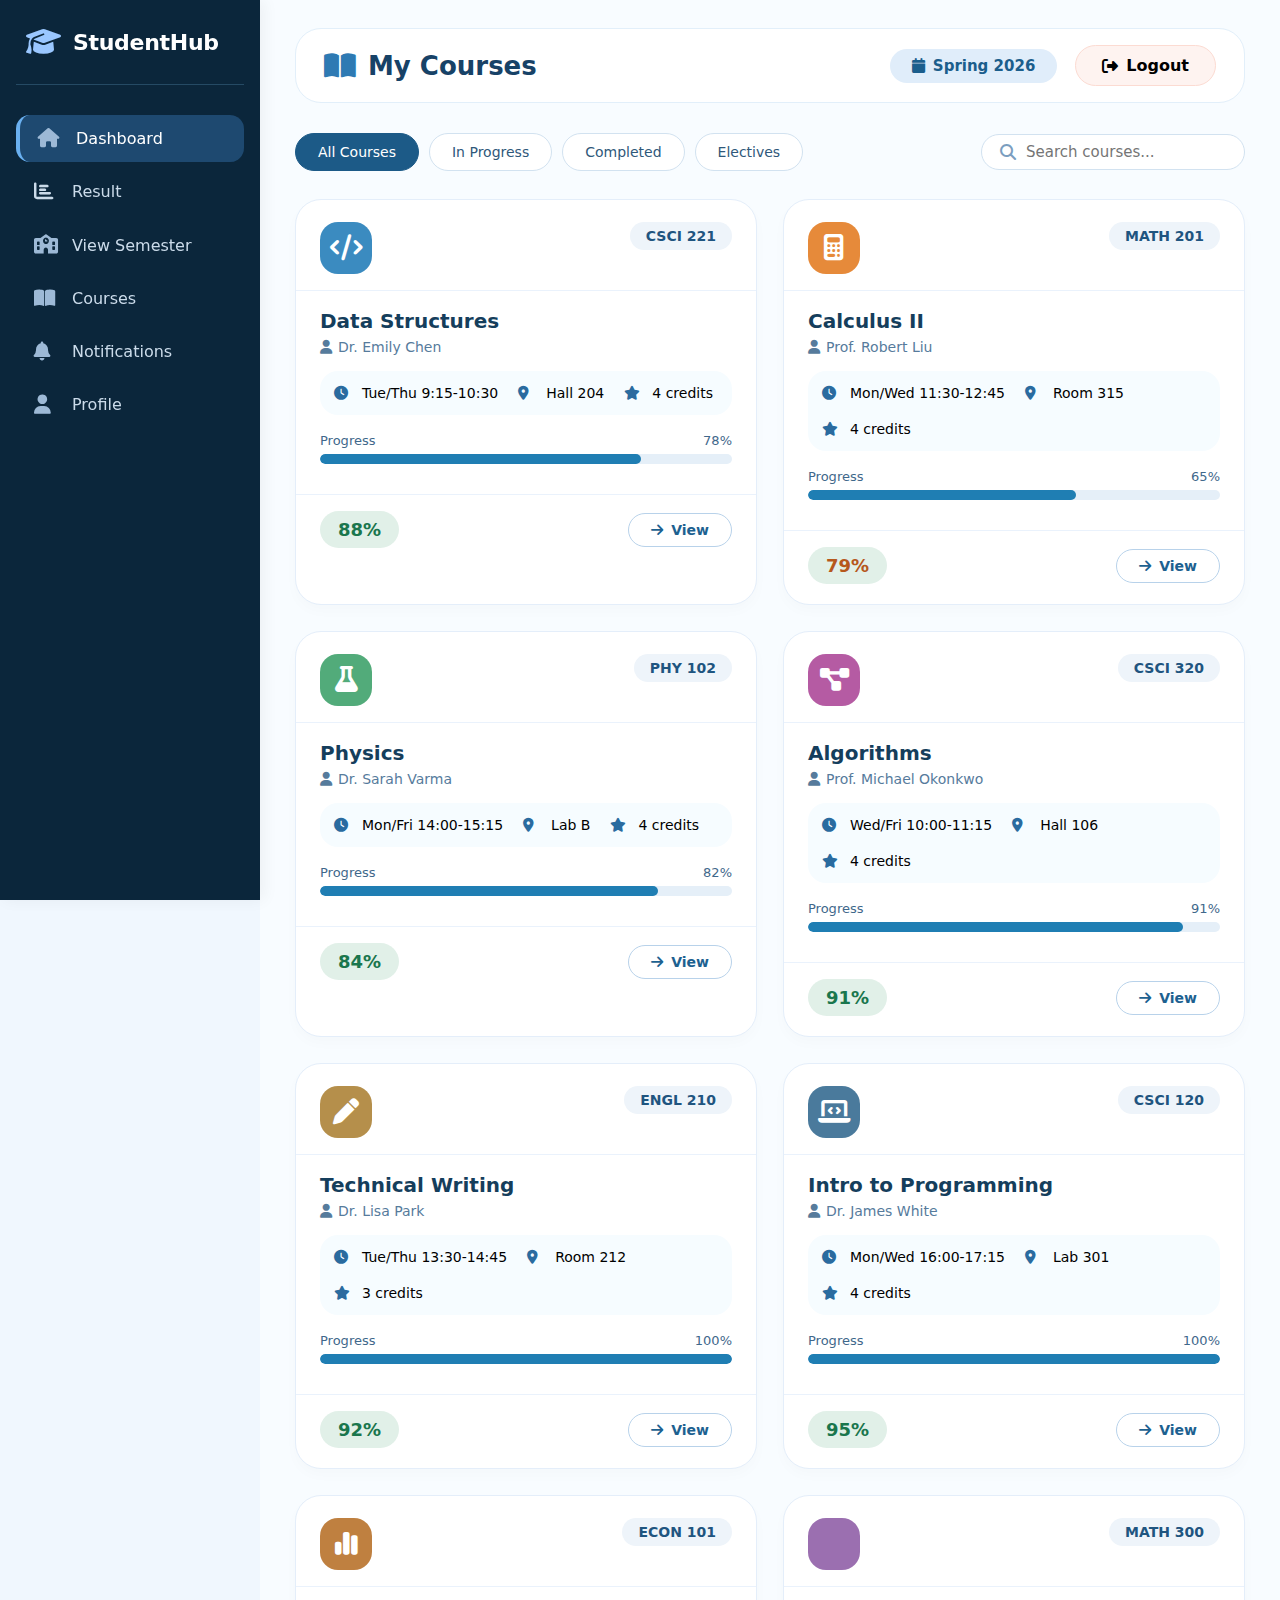
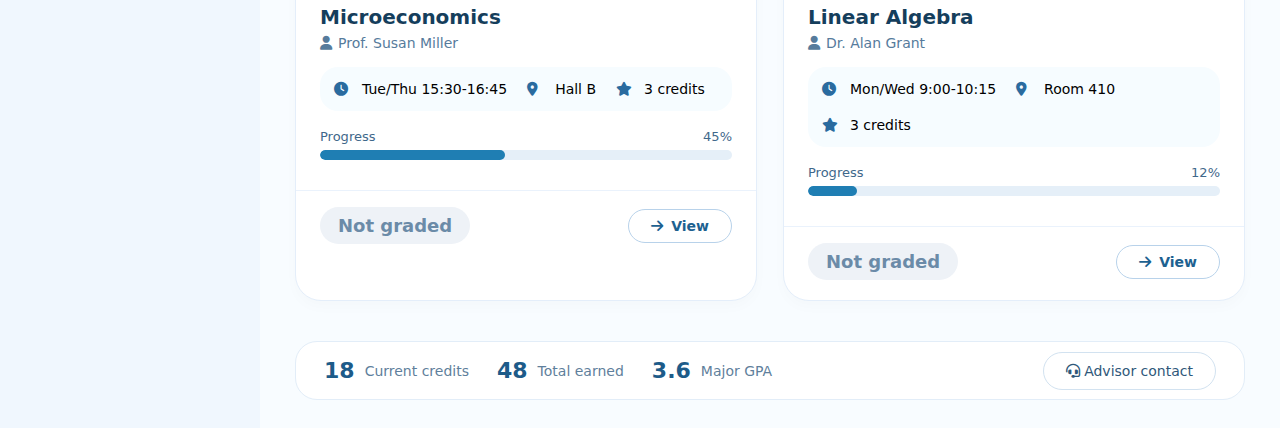
<file: course.html>
<!DOCTYPE html>
<html lang="en">
<head>
    <meta charset="UTF-8">
    <meta name="viewport" content="width=device-width, initial-scale=1.0, maximum-scale=3.0">
    <title>Student · My Courses</title>
    <!-- Font Awesome -->
    <link rel="stylesheet" href="https://cdnjs.cloudflare.com/ajax/libs/font-awesome/6.4.0/css/all.min.css">
    <style>
        * {
            margin: 0;
            padding: 0;
            box-sizing: border-box;
            font-family: 'Inter', system-ui, -apple-system, 'Segoe UI', Roboto, sans-serif;
        }

        body {
            background: #f0f7fe;
            display: flex;
            min-height: 100vh;
        }

        /* ===== SIDEBAR (same style) ===== */
        .sidebar {
            width: 260px;
            background: #0b263b;
            color: white;
            position: fixed;
            height: 100vh;
            padding: 28px 16px;
            display: flex;
            flex-direction: column;
            z-index: 100;
            box-shadow: 4px 0 15px rgba(0,0,0,0.05);
        }
        a{
            text-decoration: none;
            color: inherit;
        }

        .logo-area {
            display: flex;
            align-items: center;
            gap: 12px;
            padding: 0 10px 28px 10px;
            border-bottom: 1px solid #254a64;
            margin-bottom: 24px;
        }

        .logo-area i {
            font-size: 28px;
            color: #9ac7ff;
        }

        .logo-area span {
            font-size: 22px;
            font-weight: 600;
            letter-spacing: -0.3px;
        }

        .sidebar-menu {
            list-style: none;
            flex: 1;
        }

        .sidebar-menu li {
            display: flex;
            align-items: center;
            gap: 14px;
            padding: 14px 18px;
            margin: 6px 0;
            border-radius: 14px;
            color: #cbdbea;
            transition: all 0.15s;
            cursor: pointer;
        }

        .sidebar-menu li i {
            width: 24px;
            font-size: 1.2rem;
            color: #9db9d6;
        }

        .sidebar-menu li.active {
            background: #1e4970;
            color: white;
            border-left: 4px solid #6ab0f0;
        }

        .sidebar-menu li:not(.active):hover {
            background: #1a3a52;
        }

        /* ===== MAIN CONTENT ===== */
        .main-content {
            flex: 1;
            margin-left: 260px;
            padding: 28px 35px;
            background: #f8fcff;
        }

        /* top bar */
        .top-bar {
            display: flex;
            justify-content: space-between;
            align-items: center;
            background: white;
            padding: 16px 28px;
            border-radius: 26px;
            margin-bottom: 30px;
            border: 1px solid #e2effa;
            flex-wrap: wrap;
            gap: 15px;
        }

        .page-title {
            display: flex;
            align-items: center;
            gap: 12px;
        }

        .page-title h1 {
            font-size: 26px;
            font-weight: 650;
            color: #174267;
        }

        .page-title i {
            color: #2e7ab3;
            font-size: 28px;
        }

        .semester-badge {
            background: #e0edfa;
            color: #1b5e8c;
            padding: 8px 22px;
            border-radius: 40px;
            font-weight: 600;
            font-size: 15px;
            display: flex;
            align-items: center;
            gap: 8px;
        }

        .logout-btn {
            background: #fef3f0;
            color: #b34545;
            padding: 10px 26px;
            border-radius: 40px;
            text-decoration: none;
            font-weight: 600;
            display: flex;
            align-items: center;
            gap: 8px;
            border: 1px solid #fcdbd2;
            cursor: pointer;
        }

        /* filter / search bar */
        .course-toolbar {
            display: flex;
            justify-content: space-between;
            align-items: center;
            margin-bottom: 28px;
            flex-wrap: wrap;
            gap: 18px;
        }

        .filter-tabs {
            display: flex;
            gap: 10px;
            flex-wrap: wrap;
        }

        .filter-tab {
            background: white;
            border: 1px solid #d2e2f0;
            padding: 10px 22px;
            border-radius: 40px;
            font-weight: 500;
            color: #2f587a;
            cursor: pointer;
            transition: all 0.15s;
            font-size: 14px;
        }

        .filter-tab.active {
            background: #1c5a87;
            color: white;
            border-color: #1c5a87;
        }

        .filter-tab:hover {
            background: #e7f0fa;
        }

        .search-box {
            background: white;
            border: 1px solid #d2e2f0;
            border-radius: 40px;
            padding: 8px 18px;
            display: flex;
            align-items: center;
            gap: 10px;
        }

        .search-box i {
            color: #7b9ebf;
        }

        .search-box input {
            border: none;
            outline: none;
            font-size: 15px;
            width: 200px;
            background: transparent;
        }

        /* course grid */
        .course-grid {
            display: grid;
            grid-template-columns: repeat(auto-fill, minmax(360px, 1fr));
            gap: 26px;
            margin-bottom: 40px;
        }

        /* course card */
        .course-card {
            background: white;
            border-radius: 26px;
            border: 1px solid #e4eefa;
            overflow: hidden;
            transition: all 0.2s;
            box-shadow: 0 6px 14px rgba(0,20,40,0.02);
        }

        .course-card:hover {
            transform: translateY(-4px);
            box-shadow: 0 18px 28px rgba(0,40,70,0.08);
            border-color: #c2d8ef;
        }

        .course-header {
            padding: 22px 24px 16px 24px;
            border-bottom: 1px solid #eaf2fc;
            display: flex;
            justify-content: space-between;
            align-items: flex-start;
        }

        .course-icon {
            width: 52px;
            height: 52px;
            border-radius: 18px;
            display: flex;
            align-items: center;
            justify-content: center;
            font-size: 26px;
            color: white;
        }

        .course-code {
            background: #eef4fa;
            padding: 6px 16px;
            border-radius: 40px;
            font-weight: 600;
            font-size: 14px;
            color: #1f5580;
        }

        .course-body {
            padding: 18px 24px 20px 24px;
        }

        .course-title {
            font-size: 20px;
            font-weight: 700;
            color: #153e5c;
            margin-bottom: 6px;
        }

        .course-instructor {
            color: #567b9c;
            font-size: 14px;
            margin-bottom: 16px;
            display: flex;
            align-items: center;
            gap: 6px;
        }

        .course-meta {
            display: flex;
            flex-wrap: wrap;
            gap: 20px;
            margin-bottom: 18px;
            background: #f6fcff;
            padding: 14px;
            border-radius: 18px;
        }

        .meta-item {
            display: flex;
            align-items: center;
            gap: 8px;
            font-size: 14px;
        }

        .meta-item i {
            color: #2a6b9f;
            width: 20px;
        }

        .progress-container {
            margin: 12px 0 10px 0;
        }

        .progress-label {
            display: flex;
            justify-content: space-between;
            font-size: 13px;
            margin-bottom: 6px;
            color: #3f688b;
        }

        .progress-bar {
            height: 10px;
            background: #e5eff8;
            border-radius: 20px;
            overflow: hidden;
        }

        .progress-fill {
            height: 100%;
            background: #1f7eb3;
            border-radius: 20px;
            width: 0%;
        }

        .course-footer {
            padding: 16px 24px 20px 24px;
            border-top: 1px solid #eaf2fc;
            display: flex;
            justify-content: space-between;
            align-items: center;
        }

        .grade-badge {
            background: #e1f0e8;
            color: #1a764d;
            padding: 8px 18px;
            border-radius: 40px;
            font-weight: 700;
            font-size: 18px;
        }

        .btn-outline {
            background: transparent;
            border: 1.5px solid #b8d2ea;
            padding: 8px 22px;
            border-radius: 40px;
            color: #1d6190;
            font-weight: 600;
            font-size: 14px;
            cursor: pointer;
            transition: 0.15s;
            display: flex;
            align-items: center;
            gap: 8px;
        }

        .btn-outline:hover {
            background: #e2effb;
            border-color: #8fb4da;
        }

        /* legend / info bar */
        .info-bar {
            background: white;
            border-radius: 22px;
            padding: 16px 28px;
            border: 1px solid #e2edf8;
            display: flex;
            flex-wrap: wrap;
            justify-content: space-between;
            align-items: center;
            margin-top: 20px;
        }

        .credit-summary {
            display: flex;
            gap: 28px;
        }

        .credit-item {
            display: flex;
            align-items: center;
            gap: 10px;
        }

        .credit-value {
            font-weight: 700;
            font-size: 22px;
            color: #1d5b89;
        }

        .credit-label {
            color: #5f7f9c;
            font-size: 14px;
        }

        .toast {
            position: fixed;
            bottom: 25px;
            right: 25px;
            background: #1e4e6f;
            color: white;
            padding: 14px 30px;
            border-radius: 50px;
            font-size: 14px;
            opacity: 0;
            transition: opacity 0.3s;
            pointer-events: none;
            z-index: 9999;
        }
        .toast.show { opacity: 1; }

        /* responsive */
        @media (max-width: 900px) {
            .sidebar { width: 220px; }
            .main-content { margin-left: 220px; padding: 25px; }
            .course-grid { grid-template-columns: repeat(auto-fill, minmax(300px, 1fr)); }
        }

        @media (max-width: 650px) {
            body { flex-direction: column; }
            .sidebar {
                width: 100%;
                height: auto;
                position: relative;
                padding: 16px;
            }
            .sidebar-menu { display: flex; flex-wrap: wrap; }
            .sidebar-menu li { padding: 10px 16px; }
            .main-content { margin-left: 0; padding: 20px; }
            .course-toolbar { flex-direction: column; align-items: stretch; }
            .search-box input { width: 100%; }
        }
    </style>
</head>
<body>

<!-- SIDEBAR -->
<div class="sidebar">
    <div class="logo-area">
        <i class="fas fa-graduation-cap"></i>
        <span>StudentHub</span>
    </div>
    <ul class="sidebar-menu">
        <li class="active"><i class="fas fa-home"></i> Dashboard</li>
        <a href="result.html"><li><i class="fas fa-chart-bar" style="text-decoration: none; color: inherit;"></i> Result</li> </a>
        <li><i class="fas fa-school"></i> <a href="ai-js-chart.html" style="text-decoration: none; color: inherit;">View Semester</a></li>
         <a href="course.html" style="text-decoration: none; color: inherit;"><li><i class="fas fa-book-open"></i> Courses</li> </a>
       <a href="notification-ai.html" style="text-decoration: none; color: inherit;"> <li><i class="fas fa-bell"></i> Notifications</li> </a>
        <a href="profile.html" style="text-decoration: none; color: inherit;"><li><i class="fas fa-user"></i> Profile</li> </a>
    </ul>
</div>

<!-- MAIN CONTENT -->
<div class="main-content">
    <!-- top bar -->
    <div class="top-bar">
        <div class="page-title">
            <i class="fas fa-book-open"></i>
            <h1>My Courses</h1>
        </div>
        <div style="display: flex; align-items: center; gap: 18px;">
            <span class="semester-badge"><i class="fas fa-calendar"></i> Spring 2026</span>
            <a href="landing.html" class="logout-btn" onclick="showToast('Logged out')" style="text-decoration: none; color: inherit;"><i class="fas fa-sign-out-alt"></i> Logout</a>
        </div>
    </div>

    <!-- toolbar with filters and search -->
    <div class="course-toolbar">
        <div class="filter-tabs">
            <span class="filter-tab active" onclick="filterCourses('all')">All Courses</span>
            <span class="filter-tab" onclick="filterCourses('inprogress')">In Progress</span>
            <span class="filter-tab" onclick="filterCourses('completed')">Completed</span>
            <span class="filter-tab" onclick="filterCourses('elective')">Electives</span>
        </div>
        <div class="search-box">
            <i class="fas fa-search"></i>
            <input type="text" placeholder="Search courses..." id="searchInput" onkeyup="searchCourses()">
        </div>
    </div>

    <!-- course grid container -->
    <div class="course-grid" id="courseGrid"></div>

    <!-- credit summary and info -->
    <div class="info-bar">
        <div class="credit-summary">
            <div class="credit-item">
                <span class="credit-value">18</span>
                <span class="credit-label">Current credits</span>
            </div>
            <div class="credit-item">
                <span class="credit-value">48</span>
                <span class="credit-label">Total earned</span>
            </div>
            <div class="credit-item">
                <span class="credit-value">3.6</span>
                <span class="credit-label">Major GPA</span>
            </div>
        </div>
        <div>
            <span class="filter-tab" style="background:transparent;" onclick="showToast('Academic advisor: Dr. Smith')">
                <i class="fas fa-headset"></i> Advisor contact
            </span>
        </div>
    </div>
</div>

<!-- toast -->
<div class="toast" id="toast"></div>

<script>
    // ==================== COURSE DATA ====================
    const courses = [
        {
            id: 1,
            code: 'CSCI 221',
            name: 'Data Structures',
            instructor: 'Dr. Emily Chen',
            schedule: 'Tue/Thu 9:15-10:30',
            room: 'Hall 204',
            credits: 4,
            progress: 78,
            grade: '88%',
            gradeColor: '#1a764d',
            status: 'inprogress',
            type: 'core',
            icon: 'fa-code',
            iconBg: '#3b8bc0',
            semester: 'Spring 2026'
        },
        {
            id: 2,
            code: 'MATH 201',
            name: 'Calculus II',
            instructor: 'Prof. Robert Liu',
            schedule: 'Mon/Wed 11:30-12:45',
            room: 'Room 315',
            credits: 4,
            progress: 65,
            grade: '79%',
            gradeColor: '#b6581c',
            status: 'inprogress',
            type: 'core',
            icon: 'fa-calculator',
            iconBg: '#e68a3a',
            semester: 'Spring 2026'
        },
        {
            id: 3,
            code: 'PHY 102',
            name: 'Physics',
            instructor: 'Dr. Sarah Varma',
            schedule: 'Mon/Fri 14:00-15:15',
            room: 'Lab B',
            credits: 4,
            progress: 82,
            grade: '84%',
            gradeColor: '#1a764d',
            status: 'inprogress',
            type: 'core',
            icon: 'fa-flask',
            iconBg: '#52ab7a',
            semester: 'Spring 2026'
        },
        {
            id: 4,
            code: 'CSCI 320',
            name: 'Algorithms',
            instructor: 'Prof. Michael Okonkwo',
            schedule: 'Wed/Fri 10:00-11:15',
            room: 'Hall 106',
            credits: 4,
            progress: 91,
            grade: '91%',
            gradeColor: '#1a764d',
            status: 'inprogress',
            type: 'core',
            icon: 'fa-diagram-project',
            iconBg: '#b55ba3',
            semester: 'Spring 2026'
        },
        {
            id: 5,
            code: 'ENGL 210',
            name: 'Technical Writing',
            instructor: 'Dr. Lisa Park',
            schedule: 'Tue/Thu 13:30-14:45',
            room: 'Room 212',
            credits: 3,
            progress: 100,
            grade: '92%',
            gradeColor: '#1a764d',
            status: 'completed',
            type: 'elective',
            icon: 'fa-pen',
            iconBg: '#b58f4b',
            semester: 'Fall 2025'
        },
        {
            id: 6,
            code: 'CSCI 120',
            name: 'Intro to Programming',
            instructor: 'Dr. James White',
            schedule: 'Mon/Wed 16:00-17:15',
            room: 'Lab 301',
            credits: 4,
            progress: 100,
            grade: '95%',
            gradeColor: '#1a764d',
            status: 'completed',
            type: 'core',
            icon: 'fa-laptop-code',
            iconBg: '#4a7a9c',
            semester: 'Fall 2025'
        },
        {
            id: 7,
            code: 'ECON 101',
            name: 'Microeconomics',
            instructor: 'Prof. Susan Miller',
            schedule: 'Tue/Thu 15:30-16:45',
            room: 'Hall B',
            credits: 3,
            progress: 45,
            grade: '—',
            gradeColor: '#8f8f8f',
            status: 'inprogress',
            type: 'elective',
            icon: 'fa-chart-simple',
            iconBg: '#bf8040',
            semester: 'Spring 2026'
        },
        {
            id: 8,
            code: 'MATH 300',
            name: 'Linear Algebra',
            instructor: 'Dr. Alan Grant',
            schedule: 'Mon/Wed 9:00-10:15',
            room: 'Room 410',
            credits: 3,
            progress: 12,
            grade: '—',
            gradeColor: '#8f8f8f',
            status: 'inprogress',
            type: 'elective',
            icon: 'fa-matrix',
            iconBg: '#9b6fb0',
            semester: 'Spring 2026'
        }
    ];

    // ==================== RENDER COURSES ====================
    function renderCourses(filteredCourses) {
        const grid = document.getElementById('courseGrid');
        if (!grid) return;

        if (filteredCourses.length === 0) {
            grid.innerHTML = `
                <div style="grid-column:1/-1; text-align:center; padding:60px; background:white; border-radius:30px; color:#6b8fb0;">
                    <i class="fas fa-book-open" style="font-size:48px; opacity:0.5;"></i>
                    <h3 style="margin:15px 0;">No courses found</h3>
                    <p>Try adjusting your filters</p>
                </div>
            `;
            return;
        }

        let html = '';
        filteredCourses.forEach(course => {
            const gradeDisplay = course.grade === '—' ? 
                '<span style="color:#8f8f8f;">—</span>' : 
                `<span style="color:${course.gradeColor};">${course.grade}</span>`;

            html += `
                <div class="course-card" data-id="${course.id}" onclick="showCourseDetails(${course.id})">
                    <div class="course-header">
                        <div class="course-icon" style="background: ${course.iconBg};">
                            <i class="fas ${course.icon}"></i>
                        </div>
                        <span class="course-code">${course.code}</span>
                    </div>
                    <div class="course-body">
                        <div class="course-title">${course.name}</div>
                        <div class="course-instructor">
                            <i class="fas fa-user"></i> ${course.instructor}
                        </div>
                        <div class="course-meta">
                            <div class="meta-item"><i class="fas fa-clock"></i> ${course.schedule}</div>
                            <div class="meta-item"><i class="fas fa-location-dot"></i> ${course.room}</div>
                            <div class="meta-item"><i class="fas fa-star"></i> ${course.credits} credits</div>
                        </div>
                        <div class="progress-container">
                            <div class="progress-label">
                                <span>Progress</span>
                                <span>${course.progress}%</span>
                            </div>
                            <div class="progress-bar">
                                <div class="progress-fill" style="width: ${course.progress}%;"></div>
                            </div>
                        </div>
                    </div>
                    <div class="course-footer">
                        <div class="grade-badge" style="background: ${course.grade === '—' ? '#eef2f7' : '#e1f0e8'}; color: ${course.grade === '—' ? '#6b8ba8' : course.gradeColor};">
                            ${course.grade === '—' ? 'Not graded' : course.grade}
                        </div>
                        <div class="btn-outline" onclick="event.stopPropagation(); showToast('${course.name} details')">
                            <i class="fas fa-arrow-right"></i> View
                        </div>
                    </div>
                </div>
            `;
        });

        grid.innerHTML = html;
    }

    // ==================== FILTER & SEARCH ====================
    let currentFilter = 'all';
    let currentSearch = '';

    function filterCourses(filter) {
        currentFilter = filter;
        document.querySelectorAll('.filter-tab').forEach(tab => tab.classList.remove('active'));
        event.target.classList.add('active');
        applyFilters();
    }

    function searchCourses() {
        currentSearch = document.getElementById('searchInput').value.toLowerCase();
        applyFilters();
    }

    function applyFilters() {
        let filtered = [...courses];

        // filter by status
        if (currentFilter === 'inprogress') {
            filtered = filtered.filter(c => c.status === 'inprogress');
        } else if (currentFilter === 'completed') {
            filtered = filtered.filter(c => c.status === 'completed');
        } else if (currentFilter === 'elective') {
            filtered = filtered.filter(c => c.type === 'elective');
        }

        // filter by search
        if (currentSearch) {
            filtered = filtered.filter(c => 
                c.name.toLowerCase().includes(currentSearch) ||
                c.code.toLowerCase().includes(currentSearch) ||
                c.instructor.toLowerCase().includes(currentSearch)
            );
        }

        renderCourses(filtered);
    }

    // ==================== COURSE CLICK ====================
    function showCourseDetails(id) {
        const course = courses.find(c => c.id === id);
        if (course) {
            showToast(`${course.code}: ${course.name} · ${course.instructor}`);
        }
    }

    // ==================== TOAST ====================
    function showToast(msg) {
        const toast = document.getElementById('toast');
        toast.textContent = '📘 ' + msg;
        toast.classList.add('show');
        setTimeout(() => toast.classList.remove('show'), 2000);
    }

    // ==================== INIT ====================
    document.addEventListener('DOMContentLoaded', () => {
        renderCourses(courses);
    });

    // expose functions
    window.filterCourses = filterCourses;
    window.searchCourses = searchCourses;
    window.showCourseDetails = showCourseDetails;
    window.showToast = showToast;
</script>

</body>
</html>
</file>
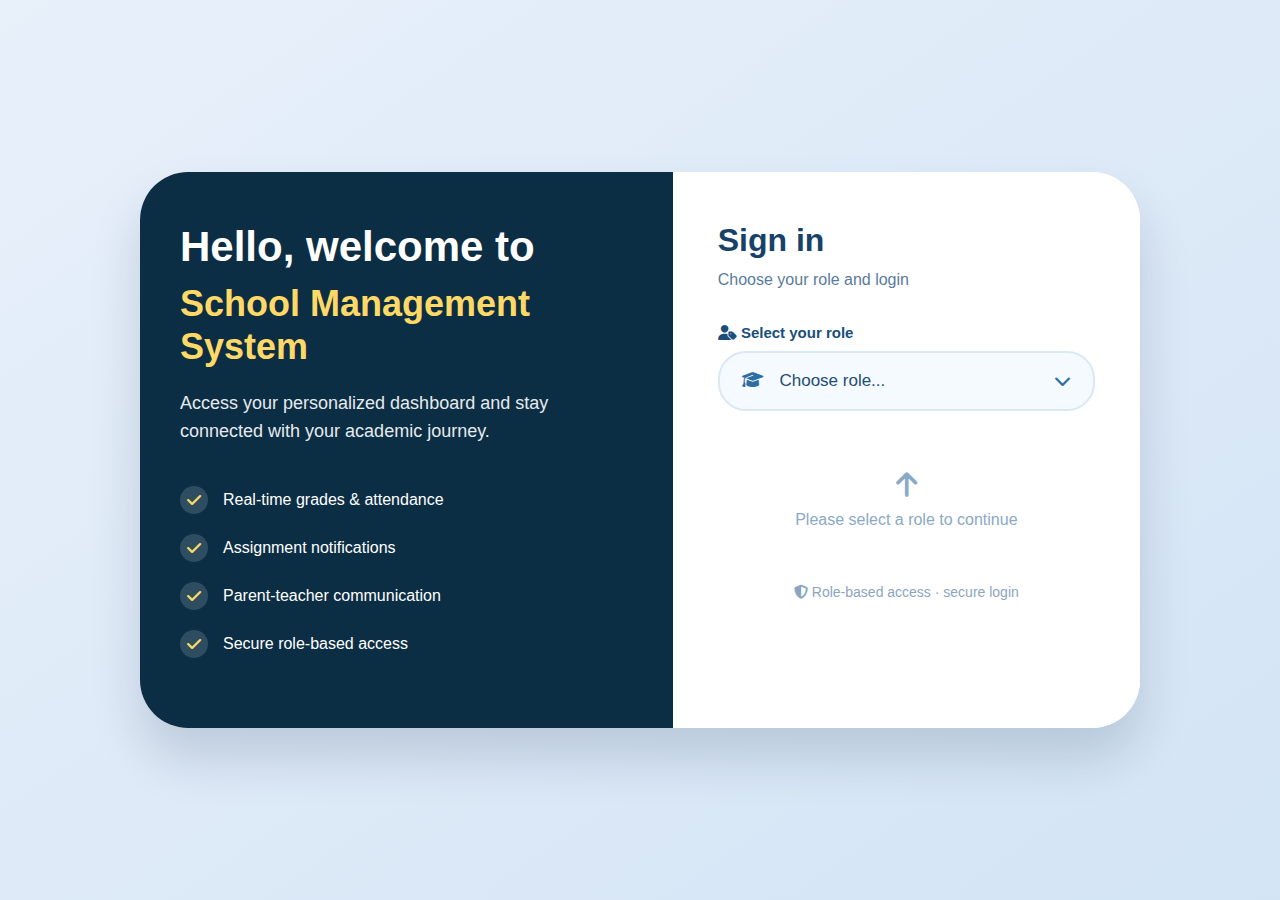
<file: landing.html>
<!DOCTYPE html>
<html lang="en">
<head>
    <meta charset="UTF-8">
    <meta name="viewport" content="width=device-width, initial-scale=1.0">
    <title>School Management System · Login</title>
    <!-- Font Awesome for icons -->
    <link rel="stylesheet" href="https://cdnjs.cloudflare.com/ajax/libs/font-awesome/6.4.0/css/all.min.css">
    <style>
        * {
            margin: 0;
            padding: 0;
            box-sizing: border-box;
            font-family: 'Inter', -apple-system, BlinkMacSystemFont, 'Segoe UI', Roboto, sans-serif;
        }

        body {
            background: linear-gradient(145deg, #e8f0fa 0%, #d3e4f5 100%);
            min-height: 100vh;
            display: flex;
            align-items: center;
            justify-content: center;
            padding: 20px;
        }

        /* main login card container */
        .login-container {
            width: 100%;
            max-width: 1000px;
            background: white;
            border-radius: 48px;
            box-shadow: 0 30px 50px rgba(0, 30, 60, 0.15);
            overflow: hidden;
            display: flex;
            flex-direction: row;
            flex-wrap: wrap;
        }

        /* left side - welcome and illustration */
        .welcome-section {
            flex: 1.2;
            background: #0b2e45;
            color: white;
            padding: 50px 40px;
            display: flex;
            flex-direction: column;
            justify-content: center;
            min-width: 300px;
        }

        .welcome-section h1 {
            font-size: 42px;
            font-weight: 700;
            line-height: 1.2;
            margin-bottom: 20px;
        }

        .welcome-section h1 span {
            color: #ffd966;
            display: block;
            font-size: 36px;
            margin-top: 10px;
        }

        .welcome-section p {
            font-size: 18px;
            opacity: 0.9;
            margin-bottom: 40px;
            line-height: 1.6;
        }

        .feature-list {
            list-style: none;
        }

        .feature-list li {
            display: flex;
            align-items: center;
            gap: 15px;
            margin-bottom: 20px;
            font-size: 16px;
        }

        .feature-list li i {
            width: 28px;
            height: 28px;
            background: rgba(255, 255, 255, 0.15);
            border-radius: 50%;
            display: flex;
            align-items: center;
            justify-content: center;
            color: #ffd966;
        }

        /* right side - login form area */
        .login-section {
            flex: 1;
            background: white;
            padding: 50px 45px;
            min-width: 350px;
        }

        .login-section h2 {
            font-size: 32px;
            color: #174267;
            margin-bottom: 12px;
            font-weight: 600;
        }

        .login-section .subtitle {
            color: #597b9c;
            margin-bottom: 35px;
            font-size: 16px;
        }

        /* role dropdown selector */
        .role-selector {
            margin-bottom: 30px;
        }

        .role-selector label {
            display: block;
            font-weight: 600;
            color: #1a4f79;
            margin-bottom: 10px;
            font-size: 15px;
        }

        .dropdown-container {
            position: relative;
        }

        .selected-role {
            width: 100%;
            padding: 18px 22px;
            background: #f5faff;
            border: 2px solid #d9e8f5;
            border-radius: 28px;
            display: flex;
            align-items: center;
            justify-content: space-between;
            cursor: pointer;
            transition: all 0.2s;
            font-size: 17px;
            color: #1e4d73;
            font-weight: 500;
        }

        .selected-role i {
            color: #2f6ea2;
            transition: transform 0.2s;
        }

        .selected-role:hover {
            border-color: #9fc1e0;
            background: #edf5ff;
        }

        .dropdown-menu {
            position: absolute;
            top: 70px;
            left: 0;
            width: 100%;
            background: white;
            border-radius: 24px;
            box-shadow: 0 15px 35px rgba(0, 30, 60, 0.15);
            border: 1px solid #dbe9f5;
            overflow: hidden;
            z-index: 100;
            display: none;
        }

        .dropdown-menu.show {
            display: block;
        }

        .role-option {
            padding: 16px 22px;
            display: flex;
            align-items: center;
            gap: 15px;
            cursor: pointer;
            transition: background 0.15s;
            border-bottom: 1px solid #ecf3fc;
        }

        .role-option:last-child {
            border-bottom: none;
        }

        .role-option:hover {
            background: #eaf3fe;
        }

        .role-option i {
            width: 32px;
            height: 32px;
            background: #e1edfc;
            border-radius: 12px;
            display: flex;
            align-items: center;
            justify-content: center;
            color: #1f6cae;
            font-size: 18px;
        }

        .role-option .role-text {
            font-weight: 600;
            color: #1c4970;
        }

        .role-option .role-desc {
            font-size: 13px;
            color: #6d8fae;
            margin-left: auto;
        }

        /* login forms (dynamic) */
        .login-form {
            margin-top: 20px;
            transition: opacity 0.2s;
        }

        .form-group {
            margin-bottom: 22px;
        }

        .form-group label {
            display: block;
            margin-bottom: 8px;
            font-weight: 500;
            color: #20507a;
            font-size: 15px;
        }

        .input-icon {
            position: relative;
            display: flex;
            align-items: center;
        }

        .input-icon i {
            position: absolute;
            left: 20px;
            color: #6f95bb;
            font-size: 18px;
        }

        .input-icon input {
            width: 100%;
            padding: 16px 20px 16px 52px;
            border: 2px solid #e2effa;
            border-radius: 28px;
            font-size: 16px;
            outline: none;
            transition: 0.2s;
            background: #fbfeff;
        }

        .input-icon input:focus {
            border-color: #3080c0;
            background: white;
            box-shadow: 0 0 0 4px rgba(48, 128, 192, 0.1);
        }

        .forgot-link {
            text-align: right;
            margin: 12px 0 25px;
        }

        .forgot-link a {
            color: #2d6ca3;
            text-decoration: none;
            font-size: 14px;
            font-weight: 500;
        }

        .login-btn {
            width: 100%;
            padding: 18px;
            background: #1b6bb0;
            color: white;
            border: none;
            border-radius: 40px;
            font-size: 18px;
            font-weight: 600;
            display: flex;
            align-items: center;
            justify-content: center;
            gap: 12px;
            cursor: pointer;
            transition: 0.15s;
            margin-bottom: 20px;
        }

        .login-btn:hover {
            background: #145a96;
        }

        .signup-text {
            text-align: center;
            color: #6484a5;
            font-size: 15px;
        }

        .signup-text a {
            color: #1b6bb0;
            font-weight: 600;
            text-decoration: none;
        }

        .role-specific-note {
            background: #f2f9ff;
            border-radius: 18px;
            padding: 14px 18px;
            margin: 20px 0 10px;
            font-size: 14px;
            color: #2d618a;
            display: flex;
            align-items: center;
            gap: 10px;
            border: 1px dashed #b9d6f0;
        }

        /* toast */
        .toast {
            position: fixed;
            bottom: 30px;
            right: 30px;
            background: #1e4e6f;
            color: white;
            padding: 14px 32px;
            border-radius: 50px;
            font-size: 15px;
            box-shadow: 0 10px 25px rgba(0,0,0,0.1);
            opacity: 0;
            transition: opacity 0.3s;
            pointer-events: none;
            z-index: 2000;
        }
        .toast.show { opacity: 1; }

        @media (max-width: 750px) {
            .login-container { flex-direction: column; border-radius: 32px; }
            .welcome-section { padding: 40px 30px; }
            .welcome-section h1 { font-size: 36px; }
        }
    </style>
</head>
<body>

<div class="login-container">
    <!-- LEFT SIDE: WELCOME MESSAGE (exactly as requested) -->
    <div class="welcome-section">
        <h1>
            Hello, welcome to
            <span>School Management System</span>
        </h1>
        <p>Access your personalized dashboard and stay connected with your academic journey.</p>
        <ul class="feature-list">
            <li><i class="fas fa-check"></i> Real-time grades & attendance</li>
            <li><i class="fas fa-check"></i> Assignment notifications</li>
            <li><i class="fas fa-check"></i> Parent-teacher communication</li>
            <li><i class="fas fa-check"></i> Secure role-based access</li>
        </ul>
    </div>

    <!-- RIGHT SIDE: DYNAMIC LOGIN FORM WITH ROLE DROPDOWN -->
    <div class="login-section">
        <h2>Sign in</h2>
        <div class="subtitle">Choose your role and login</div>

        <!-- ROLE DROPDOWN - select your role (4 roles) -->
        <div class="role-selector">
            <label><i class="fas fa-user-tag"></i> Select your role</label>
            <div class="dropdown-container">
                <!-- Selected role display (click to toggle dropdown) -->
                <div class="selected-role" id="selectedRoleDisplay" onclick="toggleDropdown()">
                    <span><i class="fas fa-graduation-cap" style="margin-right: 12px;"></i> Choose role...</span>
                    <i class="fas fa-chevron-down" id="dropdownArrow"></i>
                </div>
                <!-- Dropdown menu with 4 roles: Student, Admin, Teacher, Parent -->
                <div class="dropdown-menu" id="roleDropdown">
                    <!-- Student option -->
                    <div class="role-option" onclick="selectRole('student')">
                        <i class="fas fa-user-graduate"></i>
                        <span class="role-text">Student</span>
                        <span class="role-desc">access courses & grades</span>
                    </div>
                    <!-- Admin option -->
                    <div class="role-option" onclick="selectRole('admin')">
                        <i class="fas fa-user-tie"></i>
                        <span class="role-text">Admin</span>
                        <span class="role-desc">manage system</span>
                    </div>
                    <!-- Teacher option -->
                    <div class="role-option" onclick="selectRole('teacher')">
                        <i class="fas fa-chalkboard-user"></i>
                        <span class="role-text">Teacher</span>
                        <span class="role-desc">classes & assignments</span>
                    </div>
                    <!-- Parent option -->
                    <div class="role-option" onclick="selectRole('parent')">
                        <i class="fas fa-family"></i>
                        <span class="role-text">Parent</span>
                        <span class="role-desc">track your child</span>
                    </div>
                </div>
            </div>
        </div>

        <!-- DYNAMIC LOGIN FORM AREA - changes based on selected role -->
        <div class="login-form" id="loginForm">
            <!-- default message (no role selected) -->
            <div style="text-align: center; padding: 30px 0; color: #8aa9c4;">
                <i class="fas fa-arrow-up" style="font-size: 28px; margin-bottom: 12px; display: block;"></i>
                <p>Please select a role to continue</p>
            </div>
        </div>

        <!-- extra info (optional) -->
        <div style="margin-top: 25px; text-align: center; font-size: 14px; color: #8ba5c0;">
            <i class="fas fa-shield-alt"></i> Role-based access · secure login
        </div>
    </div>
</div>

<!-- toast for demo interactions -->
<div class="toast" id="toast"></div>

<script>
    // ==================== TOAST FUNCTION (for feedback) ====================
    function showToast(message) {
        const toast = document.getElementById('toast');
        toast.textContent = message;
        toast.classList.add('show');
        setTimeout(() => toast.classList.remove('show'), 2500);
    }

    // ==================== DROPDOWN TOGGLE ====================
    function toggleDropdown() {
        const dropdown = document.getElementById('roleDropdown');
        const arrow = document.getElementById('dropdownArrow');
        dropdown.classList.toggle('show');
        // rotate arrow when open
        if (dropdown.classList.contains('show')) {
            arrow.style.transform = 'rotate(180deg)';
        } else {
            arrow.style.transform = 'rotate(0deg)';
        }
    }

    // close dropdown if clicked outside (optional)
    window.onclick = function(event) {
        if (!event.target.closest('.dropdown-container')) {
            const dropdown = document.getElementById('roleDropdown');
            const arrow = document.getElementById('dropdownArrow');
            if (dropdown.classList.contains('show')) {
                dropdown.classList.remove('show');
                arrow.style.transform = 'rotate(0deg)';
            }
        }
    }

    // ==================== ROLE SELECTION ====================
    function selectRole(role) {
        // update selected role display text
        const display = document.getElementById('selectedRoleDisplay').querySelector('span');
        const dropdown = document.getElementById('roleDropdown');
        const arrow = document.getElementById('dropdownArrow');
        
        // set icon and text based on role
        let roleText = '';
        let iconHtml = '';
        if (role === 'student') {
            roleText = 'Student';
            iconHtml = '<i class="fas fa-user-graduate" style="margin-right: 12px;"></i>';
        } else if (role === 'admin') {
            roleText = 'Admin';
            iconHtml = '<i class="fas fa-user-tie" style="margin-right: 12px;"></i>';
        } else if (role === 'teacher') {
            roleText = 'Teacher';
            iconHtml = '<i class="fas fa-chalkboard-user" style="margin-right: 12px;"></i>';
        } else if (role === 'parent') {
            roleText = 'Parent';
            iconHtml = '<i class="fas fa-family" style="margin-right: 12px;"></i>';
        }
        display.innerHTML = iconHtml + roleText;

        // close dropdown
        dropdown.classList.remove('show');
        arrow.style.transform = 'rotate(0deg)';

        // now update the login form based on selected role
        updateLoginForm(role);
    }

    // ==================== DYNAMIC FORM GENERATOR ====================
    function updateLoginForm(role) {
        const formContainer = document.getElementById('loginForm');
        let formHtml = '';

        if (role === 'student') {
            formHtml = `
                <div class="role-specific-note">
                    <i class="fas fa-graduation-cap"></i> Student portal · access your courses
                </div>
                <div class="form-group">
                    <label><i class="fas fa-id-card"></i> Student ID / Email</label>
                    <div class="input-icon">
                        <i class="fas fa-envelope"></i>
                        <input type="text" placeholder="e.g., alex.j@student.edu" id="studentUser">
                    </div>
                </div>
                <div class="form-group">
                    <label><i class="fas fa-lock"></i> Password</label>
                    <div class="input-icon">
                        <i class="fas fa-key"></i>
                        <input type="password" placeholder="••••••••" id="studentPass">
                    </div>
                </div>
                <div class="forgot-link"><a href="#" onclick="showToast('Reset link sent to email')">Forgot password?</a></div>
                <button class="login-btn" onclick="showToast('Logging in as Student')"><i class="fas fa-arrow-right-to-bracket"></i><a href="index.html" style="text-decoration: none; color: inherit;">  Login as Student  </a></button>
            `;
        } else if (role === 'admin') {
            formHtml = `
                <div class="role-specific-note">
                    <i class="fas fa-user-tie"></i> Admin access · full system control
                </div>
                <div class="form-group">
                    <label><i class="fas fa-user"></i> Admin username</label>
                    <div class="input-icon">
                        <i class="fas fa-user"></i>
                        <input type="text" placeholder="admin" id="adminUser">
                    </div>
                </div>
                <div class="form-group">
                    <label><i class="fas fa-lock"></i> Password</label>
                    <div class="input-icon">
                        <i class="fas fa-key"></i>
                        <input type="password" placeholder="••••••••" id="adminPass">
                    </div>
                </div>
                <div class="forgot-link"><a href="#" onclick="showToast('Contact IT support')">Reset admin password</a></div>
                <button class="login-btn" onclick="showToast('Admin dashboard loading')"><i class="fas fa-shield"></i> Login as Admin</button>
            `;
        } else if (role === 'teacher') {
            formHtml = `
                <div class="role-specific-note">
                    <i class="fas fa-chalkboard"></i> Teacher · manage classes & grades
                </div>
                <div class="form-group">
                    <label><i class="fas fa-envelope"></i> Staff email</label>
                    <div class="input-icon">
                        <i class="fas fa-envelope"></i>
                        <input type="text" placeholder="teacher@school.edu" id="teacherUser">
                    </div>
                </div>
                <div class="form-group">
                    <label><i class="fas fa-lock"></i> Password</label>
                    <div class="input-icon">
                        <i class="fas fa-key"></i>
                        <input type="password" placeholder="••••••••" id="teacherPass">
                    </div>
                </div>
                <div class="forgot-link"><a href="#" onclick="showToast('Check your email')">Reset password</a></div>
                <button class="login-btn" onclick="showToast('Welcome, Teacher')"><i class="fas fa-chalkboard-user"></i> Login as Teacher</button>
            `;
        } else if (role === 'parent') {
            formHtml = `
                <div class="role-specific-note">
                    <i class="fas fa-family"></i> Parent portal · follow your child's progress
                </div>
                <div class="form-group">
                    <label><i class="fas fa-envelope"></i> Parent email</label>
                    <div class="input-icon">
                        <i class="fas fa-envelope"></i>
                        <input type="text" placeholder="parent@example.com" id="parentUser">
                    </div>
                </div>
                <div class="form-group">
                    <label><i class="fas fa-child"></i> Student ID (optional)</label>
                    <div class="input-icon">
                        <i class="fas fa-id-card"></i>
                        <input type="text" placeholder="2024CS101" id="studentId">
                    </div>
                </div>
                <div class="form-group">
                    <label><i class="fas fa-lock"></i> Password</label>
                    <div class="input-icon">
                        <i class="fas fa-key"></i>
                        <input type="password" placeholder="••••••••" id="parentPass">
                    </div>
                </div>
                <div class="forgot-link"><a href="#" onclick="showToast('Recovery email sent')">Forgot password?</a></div>
                <button class="login-btn" onclick="showToast('Parent dashboard loading')"><i class="fas fa-users"></i> Login as Parent</button>
            `;
        }

        // add signup suggestion (same for all)
        formHtml += `<div class="signup-text">Don't have an account? <a href="#" onclick="showToast('Contact administration')">Contact admin</a></div>`;

        // update container
        formContainer.innerHTML = formHtml;
    }

    // initial: no role selected, but we keep the default message.
    // The default message is already in HTML, but we can also set it empty.
    // To avoid confusion, we keep default and override when role selected.

    // close dropdown if open when scrolling (just a nicety)
</script>

<!-- comments:
    - The page starts with a welcoming left panel.
    - The dropdown contains 4 roles: Student, Admin, Teacher, Parent.
    - When a role is selected, the login form changes dynamically.
    - Each role has slightly different fields (Student: ID/pass, Admin: username/pass, Teacher: email/pass, Parent: email + optional student ID)
    - Clicking login triggers a toast notification (demo).
    - Comments are added throughout to explain functionality.
-->

<!-- additional note: all interactive elements are for demonstration -->
</body>
</html>
</file>
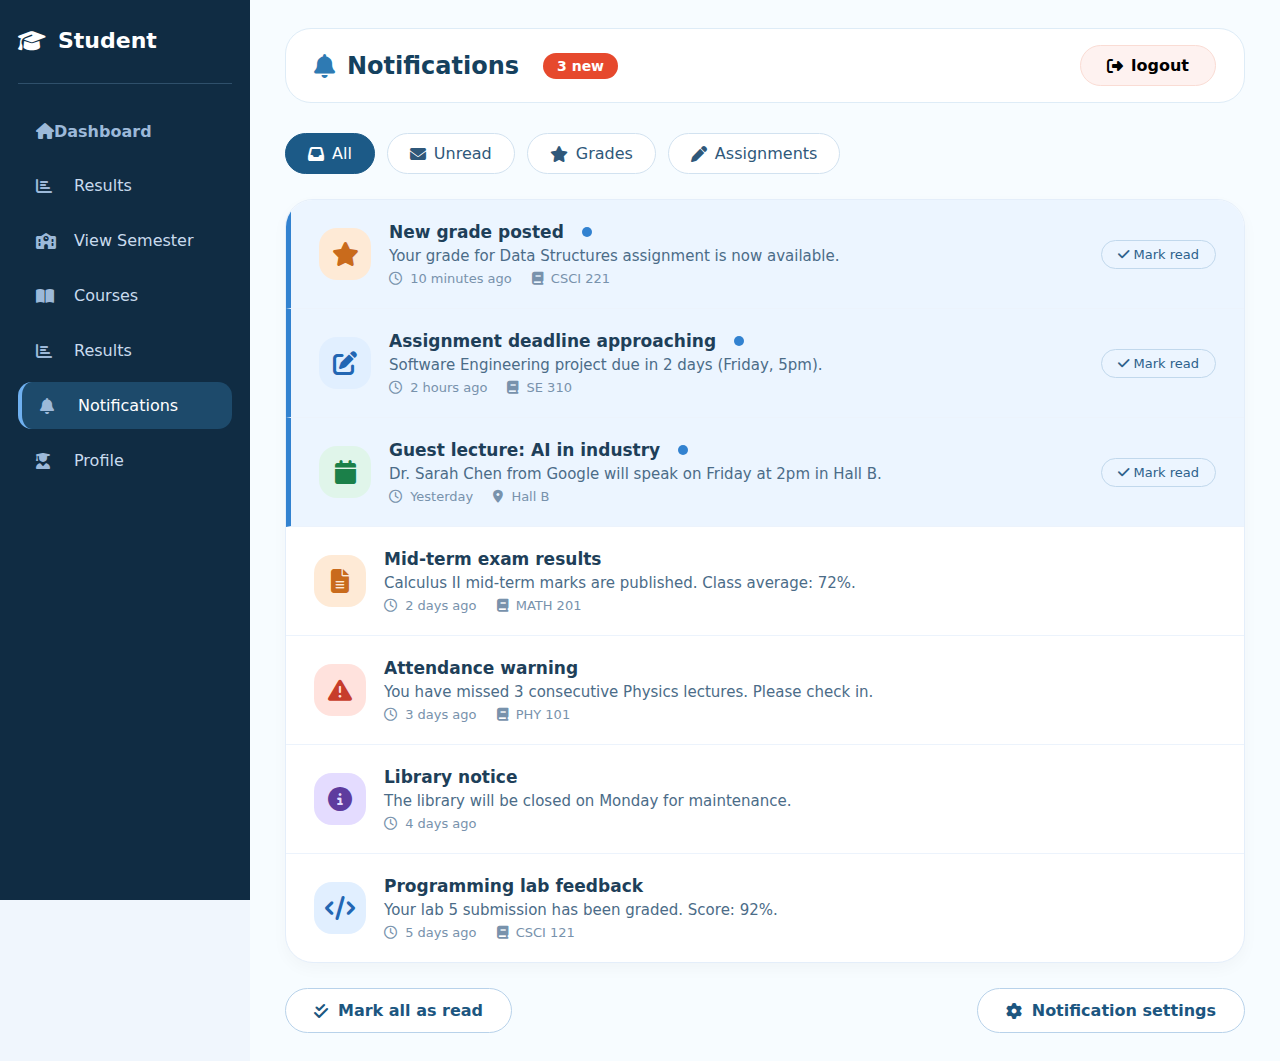
<file: notification-ai.html>
<!DOCTYPE html>
<html lang="en">
<head>
    <meta charset="UTF-8">
    <meta name="viewport" content="width=device-width, initial-scale=1.0, maximum-scale=3.0">
    <title>Student · Notifications</title>
    <!-- Font Awesome -->
    <link rel="stylesheet" href="https://cdnjs.cloudflare.com/ajax/libs/font-awesome/6.4.0/css/all.min.css">
    <style>
        * {
            margin: 0;
            padding: 0;
            box-sizing: border-box;
            font-family: system-ui, -apple-system, 'Segoe UI', Roboto, sans-serif;
        }

        body {
            background: #f0f6fd;
            display: flex;
            min-height: 100vh;
        }

        /* sidebar – consistent with dashboard */
        .sidebar {
            width: 250px;
            background: #102c43;
            color: white;
            padding: 28px 18px;
            position: fixed;
            height: 100vh;
            overflow-y: auto;
        }

        .sidebar h3 {
            display: flex;
            align-items: center;
            gap: 12px;
            font-size: 22px;
            padding-bottom: 30px;
            border-bottom: 1px solid #2f506b;
            margin-bottom: 25px;
        }

        .sidebar ul {
            list-style: none;
        }

        .sidebar li {
            padding: 14px 18px;
            margin: 8px 0;
            border-radius: 14px;
            color: #c9dbee;
            display: flex;
            align-items: center;
            gap: 14px;
            transition: all 0.15s;
            cursor: pointer;
        }

        .sidebar li i {
            width: 24px;
            color: #9cb9d9;
        }

        .sidebar li.active {
            background: #1d4a6b;
            color: white;
            border-left: 4px solid #6fb0f0;
        }

        .sidebar li:not(.active):hover {
            background: #1d3f58;
        }

        /* main content */
        .main-content {
            flex: 1;
            margin-left: 250px;
            padding: 28px 35px;
            background: #f7fcff;
        }

        .top-bar {
            display: flex;
            justify-content: space-between;
            align-items: center;
            background: white;
            padding: 16px 28px;
            border-radius: 26px;
            margin-bottom: 30px;
            border: 1px solid #deecf7;
            flex-wrap: wrap;
            gap: 15px;
        }

        .page-title {
            display: flex;
            align-items: center;
            gap: 12px;
            font-size: 24px;
            font-weight: 650;
            color: #15415e;
        }

        .badge {
            background: #e6492d;
            color: white;
            padding: 5px 14px;
            border-radius: 40px;
            font-size: 14px;
            font-weight: 600;
            margin-left: 12px;
        }

        .logout-link {
            background: #fef2f0;
            color: #b34545;
            text-decoration: none;
            padding: 10px 26px;
            border-radius: 40px;
            font-weight: 600;
            display: flex;
            align-items: center;
            gap: 8px;
            border: 1px solid #fadcd4;
        }

        /* filter tabs */
        .filter-tabs {
            display: flex;
            gap: 12px;
            margin-bottom: 25px;
            flex-wrap: wrap;
        }

        .filter-btn {
            background: white;
            border: 1px solid #d2e2f0;
            padding: 10px 22px;
            border-radius: 40px;
            font-weight: 500;
            color: #2f587a;
            cursor: pointer;
            transition: all 0.15s;
            display: flex;
            align-items: center;
            gap: 8px;
        }

        .filter-btn.active {
            background: #1c5a87;
            color: white;
            border-color: #1c5a87;
        }

        .filter-btn:hover {
            background: #e7f0fa;
        }

        .filter-btn.active:hover {
            background: #154b70;
        }

        /* notification list */
        .notifications-container {
            background: white;
            border-radius: 28px;
            border: 1px solid #e4eefa;
            overflow: hidden;
            box-shadow: 0 6px 16px rgba(0,20,40,0.03);
            margin-bottom: 25px;
        }

        .notification-item {
            display: flex;
            align-items: center;
            gap: 18px;
            padding: 22px 28px;
            border-bottom: 1px solid #ecf3fc;
            transition: background 0.15s;
            cursor: pointer;
            position: relative;
        }

        .notification-item:last-child {
            border-bottom: none;
        }

        .notification-item:hover {
            background: #f6fcff;
        }

        .notification-item.unread {
            background: #ecf5ff;
            border-left: 5px solid #3282d0;
        }

        /* icon with background */
        .notif-icon {
            width: 52px;
            height: 52px;
            border-radius: 18px;
            display: flex;
            align-items: center;
            justify-content: center;
            font-size: 24px;
            flex-shrink: 0;
        }

        .icon-grade { background: #feead6; color: #c96b1c; }
        .icon-assignment { background: #e1efff; color: #2266b3; }
        .icon-event { background: #e0f5ea; color: #1b8049; }
        .icon-warning { background: #ffe2dd; color: #c73d2b; }
        .icon-info { background: #e4dcff; color: #5e3c9e; }

        .notif-content {
            flex: 1;
        }

        .notif-title {
            font-weight: 650;
            font-size: 17px;
            color: #1e3f59;
            margin-bottom: 5px;
            display: flex;
            align-items: center;
            gap: 10px;
            flex-wrap: wrap;
        }

        .notif-message {
            color: #4b6c88;
            font-size: 15px;
            margin-bottom: 6px;
        }

        .notif-meta {
            display: flex;
            align-items: center;
            gap: 20px;
            color: #7892ac;
            font-size: 13px;
        }

        .notif-meta i {
            margin-right: 4px;
        }

        .unread-dot {
            width: 10px;
            height: 10px;
            background: #3282d0;
            border-radius: 50%;
            margin-left: 8px;
        }

        /* action buttons */
        .mark-read-btn {
            background: transparent;
            border: 1px solid #c1d8ec;
            color: #2d628b;
            padding: 6px 16px;
            border-radius: 30px;
            font-size: 13px;
            font-weight: 500;
            cursor: pointer;
            transition: all 0.15s;
            margin-left: 15px;
        }

        .mark-read-btn:hover {
            background: #e1effa;
        }

        /* bottom actions */
        .bottom-actions {
            display: flex;
            justify-content: space-between;
            align-items: center;
            margin-top: 20px;
            flex-wrap: wrap;
            gap: 15px;
        }

        .btn-outline {
            background: white;
            border: 1px solid #b8d2ea;
            padding: 12px 28px;
            border-radius: 40px;
            color: #1c5680;
            font-weight: 600;
            display: inline-flex;
            align-items: center;
            gap: 10px;
            cursor: pointer;
            transition: 0.15s;
        }

        .btn-outline:hover {
            background: #ecf5fe;
            border-color: #8ab3da;
        }

        .toast {
            position: fixed;
            bottom: 25px;
            right: 25px;
            background: #1e4e6f;
            color: white;
            padding: 14px 30px;
            border-radius: 50px;
            font-size: 14px;
            opacity: 0;
            transition: opacity 0.3s;
            pointer-events: none;
            z-index: 9999;
            box-shadow: 0 4px 12px rgba(0,0,0,0.15);
        }
        .toast.show { opacity: 1; }

        /* responsive */
        @media (max-width: 850px) {
            .sidebar { width: 220px; }
            .main-content { margin-left: 220px; padding: 25px; }
        }

        @media (max-width: 650px) {
            body { flex-direction: column; }
            .sidebar {
                width: 100%;
                height: auto;
                position: relative;
                padding: 16px;
            }
            .sidebar h3 { padding-bottom: 15px; }
            .sidebar ul { display: flex; flex-wrap: wrap; gap: 6px; }
            .sidebar li { padding: 10px 16px; }
            .main-content { margin-left: 0; padding: 20px; }
            .notification-item { flex-wrap: wrap; }
        }
    </style>
</head>
<body>

<!-- sidebar -->
<div class="sidebar">
    <h3><i class="fas fa-graduation-cap"></i> Student</h3>
    <ul>
        <li><i class="fas fa-home"><a href="index.html" style="text-decoration: none; color: inherit;">Dashboard </a></i> </li>
         <li><i class="fas fa-chart-bar"></i> <a href="result.html" style="text-decoration: none; color: inherit;">Results</a></li>
        <li><i class="fas fa-school"></i> <a href="ai-js-chart.html" style="text-decoration: none; color: inherit;">View Semester</a></li>
        <li><i class="fas fa-book-open"></i> <a href="course.html" style="text-decoration: none; color: inherit;"> Courses </a></li>
        <li><i class="fas fa-chart-bar"></i> <a href="result.html" style="text-decoration: none; color: inherit;">Results</a></li>
        <li class="active"><i class="fas fa-bell"></i> <a href="notification-ai.html" style="text-decoration: none; color: inherit;">Notifications</a> </li>
        <li><i class="fa fa-user-graduate"></i><a href="profile.html" style="text-decoration: none; color: inherit;">Profile</a></li>
    </ul>
</div>

<!-- main content -->
<div class="main-content">
    <div class="top-bar">
        <div class="page-title">
            <i class="fas fa-bell" style="color: #2e7ab3;"></i> Notifications
            <span class="badge" id="unreadCount">3 new</span>
        </div>
        <a href="landing.html" class="logout-link" onclick="showToast('Logged out')" style="text-decoration: none; color: inherit;"><i class="fas fa-sign-out-alt"></i> logout</a>
    </div>

    <!-- filter tabs -->
    <div class="filter-tabs">
        <div class="filter-btn active" data-filter="all" onclick="filterNotifications('all')"><i class="fas fa-inbox"></i> All</div>
        <div class="filter-btn" data-filter="unread" onclick="filterNotifications('unread')"><i class="fas fa-envelope"></i> Unread</div>
        <div class="filter-btn" data-filter="grades" onclick="filterNotifications('grades')"><i class="fas fa-star"></i> Grades</div>
        <div class="filter-btn" data-filter="assignments" onclick="filterNotifications('assignments')"><i class="fas fa-pen"></i> Assignments</div>
    </div>

    <!-- notifications list container -->
    <div class="notifications-container" id="notifContainer"></div>

    <!-- bottom actions -->
    <div class="bottom-actions">
        <div class="btn-outline" onclick="markAllAsRead()">
            <i class="fas fa-check-double"></i> Mark all as read
        </div>
        <div class="btn-outline" onclick="showToast('Settings coming soon')">
            <i class="fas fa-gear"></i> Notification settings
        </div>
    </div>
</div>

<!-- toast -->
<div class="toast" id="toast"></div>

<script>
    // ==================== NOTIFICATIONS DATA ====================
    const notifications = [
        {
            id: 1,
            type: 'grades',
            icon: 'fa-star',
            iconBg: 'icon-grade',
            title: 'New grade posted',
            message: 'Your grade for Data Structures assignment is now available.',
            time: '10 minutes ago',
            date: '2026-02-13T10:30',
            unread: true,
            course: 'CSCI 221'
        },
        {
            id: 2,
            type: 'assignment',
            icon: 'fa-pen-to-square',
            iconBg: 'icon-assignment',
            title: 'Assignment deadline approaching',
            message: 'Software Engineering project due in 2 days (Friday, 5pm).',
            time: '2 hours ago',
            date: '2026-02-13T08:15',
            unread: true,
            course: 'SE 310'
        },
        {
            id: 3,
            type: 'event',
            icon: 'fa-calendar',
            iconBg: 'icon-event',
            title: 'Guest lecture: AI in industry',
            message: 'Dr. Sarah Chen from Google will speak on Friday at 2pm in Hall B.',
            time: 'Yesterday',
            date: '2026-02-12T14:20',
            unread: true,
            location: 'Hall B'
        },
        {
            id: 4,
            type: 'grades',
            icon: 'fa-file-lines',
            iconBg: 'icon-grade',
            title: 'Mid-term exam results',
            message: 'Calculus II mid-term marks are published. Class average: 72%.',
            time: '2 days ago',
            date: '2026-02-11T09:45',
            unread: false,
            course: 'MATH 201'
        },
        {
            id: 5,
            type: 'warning',
            icon: 'fa-triangle-exclamation',
            iconBg: 'icon-warning',
            title: 'Attendance warning',
            message: 'You have missed 3 consecutive Physics lectures. Please check in.',
            time: '3 days ago',
            date: '2026-02-10T11:00',
            unread: false,
            course: 'PHY 101'
        },
        {
            id: 6,
            type: 'info',
            icon: 'fa-circle-info',
            iconBg: 'icon-info',
            title: 'Library notice',
            message: 'The library will be closed on Monday for maintenance.',
            time: '4 days ago',
            date: '2026-02-09T16:30',
            unread: false
        },
        {
            id: 7,
            type: 'assignment',
            icon: 'fa-code',
            iconBg: 'icon-assignment',
            title: 'Programming lab feedback',
            message: 'Your lab 5 submission has been graded. Score: 92%.',
            time: '5 days ago',
            date: '2026-02-08T13:20',
            unread: false,
            course: 'CSCI 121'
        }
    ];

    // ==================== RENDER NOTIFICATIONS ====================
    function renderNotifications(filter = 'all') {
        const container = document.getElementById('notifContainer');
        if (!container) return;

        let filtered = notifications;
        if (filter === 'unread') {
            filtered = notifications.filter(n => n.unread === true);
        } else if (filter === 'grades') {
            filtered = notifications.filter(n => n.type === 'grades');
        } else if (filter === 'assignments') {
            filtered = notifications.filter(n => n.type === 'assignment' || n.type === 'assignments');
        }

        if (filtered.length === 0) {
            container.innerHTML = `
                <div style="text-align: center; padding: 60px 20px; color: #6f94b0;">
                    <i class="fas fa-bell-slash" style="font-size: 48px; margin-bottom: 16px; opacity: 0.6;"></i>
                    <h3 style="font-weight: 500;">No notifications</h3>
                    <p style="margin-top: 8px;">You're all caught up!</p>
                </div>
            `;
            updateUnreadBadge();
            return;
        }

        let html = '';
        filtered.forEach(notif => {
            const unreadClass = notif.unread ? 'unread' : '';
            const iconClass = `notif-icon ${notif.iconBg}`;
            
            html += `
                <div class="notification-item ${unreadClass}" data-id="${notif.id}" onclick="handleNotifClick(${notif.id})">
                    <div class="${iconClass}">
                        <i class="fas ${notif.icon}"></i>
                    </div>
                    <div class="notif-content">
                        <div class="notif-title">
                            ${notif.title}
                            ${notif.unread ? '<span class="unread-dot" title="unread"></span>' : ''}
                        </div>
                        <div class="notif-message">${notif.message}</div>
                        <div class="notif-meta">
                            <span><i class="far fa-clock"></i> ${notif.time}</span>
                            ${notif.course ? `<span><i class="fas fa-book"></i> ${notif.course}</span>` : ''}
                            ${notif.location ? `<span><i class="fas fa-location-dot"></i> ${notif.location}</span>` : ''}
                        </div>
                    </div>
                    ${notif.unread ? `
                        <button class="mark-read-btn" onclick="event.stopPropagation(); markAsRead(${notif.id})">
                            <i class="fas fa-check"></i> Mark read
                        </button>
                    ` : ''}
                </div>
            `;
        });

        container.innerHTML = html;
        updateUnreadBadge();
    }

    // ==================== UPDATE UNREAD BADGE ====================
    function updateUnreadBadge() {
        const unreadCount = notifications.filter(n => n.unread).length;
        const badge = document.getElementById('unreadCount');
        if (badge) {
            badge.textContent = unreadCount > 0 ? `${unreadCount} new` : '0 new';
            badge.style.background = unreadCount > 0 ? '#e6492d' : '#7a9cbc';
        }
    }

    // ==================== MARK AS READ ====================
    function markAsRead(id) {
        const notif = notifications.find(n => n.id === id);
        if (notif) {
            notif.unread = false;
            // re-render with current filter
            const activeFilter = document.querySelector('.filter-btn.active')?.dataset?.filter || 'all';
            renderNotifications(activeFilter);
            showToast('Marked as read');
        }
    }

    // ==================== MARK ALL AS READ ====================
    function markAllAsRead() {
        notifications.forEach(n => n.unread = false);
        const activeFilter = document.querySelector('.filter-btn.active')?.dataset?.filter || 'all';
        renderNotifications(activeFilter);
        showToast('All notifications marked as read');
    }

    // ==================== FILTER NOTIFICATIONS ====================
    function filterNotifications(filter) {
        // update active tab
        document.querySelectorAll('.filter-btn').forEach(btn => {
            btn.classList.remove('active');
        });
        event.target.closest('.filter-btn').classList.add('active');
        
        renderNotifications(filter);
        showToast(`Filter: ${filter}`);
    }

    // ==================== HANDLE CLICK ON NOTIFICATION ====================
    function handleNotifClick(id) {
        const notif = notifications.find(n => n.id === id);
        if (notif) {
            showToast(`${notif.title} · ${notif.message.substring(0, 30)}...`);
            // optionally mark as read when clicked
            if (notif.unread) {
                setTimeout(() => markAsRead(id), 500);
            }
        }
    }

    // ==================== TOAST ====================
    function showToast(msg) {
        const toast = document.getElementById('toast');
        toast.textContent = '🔔 ' + msg;
        toast.classList.add('show');
        setTimeout(() => toast.classList.remove('show'), 2000);
    }

    // ==================== INIT ====================
    document.addEventListener('DOMContentLoaded', () => {
        renderNotifications('all');
        
        // make functions global
        window.filterNotifications = filterNotifications;
        window.markAllAsRead = markAllAsRead;
        window.markAsRead = markAsRead;
        window.handleNotifClick = handleNotifClick;
        window.showToast = showToast;
    });
</script>

</body>
</html>
</file>
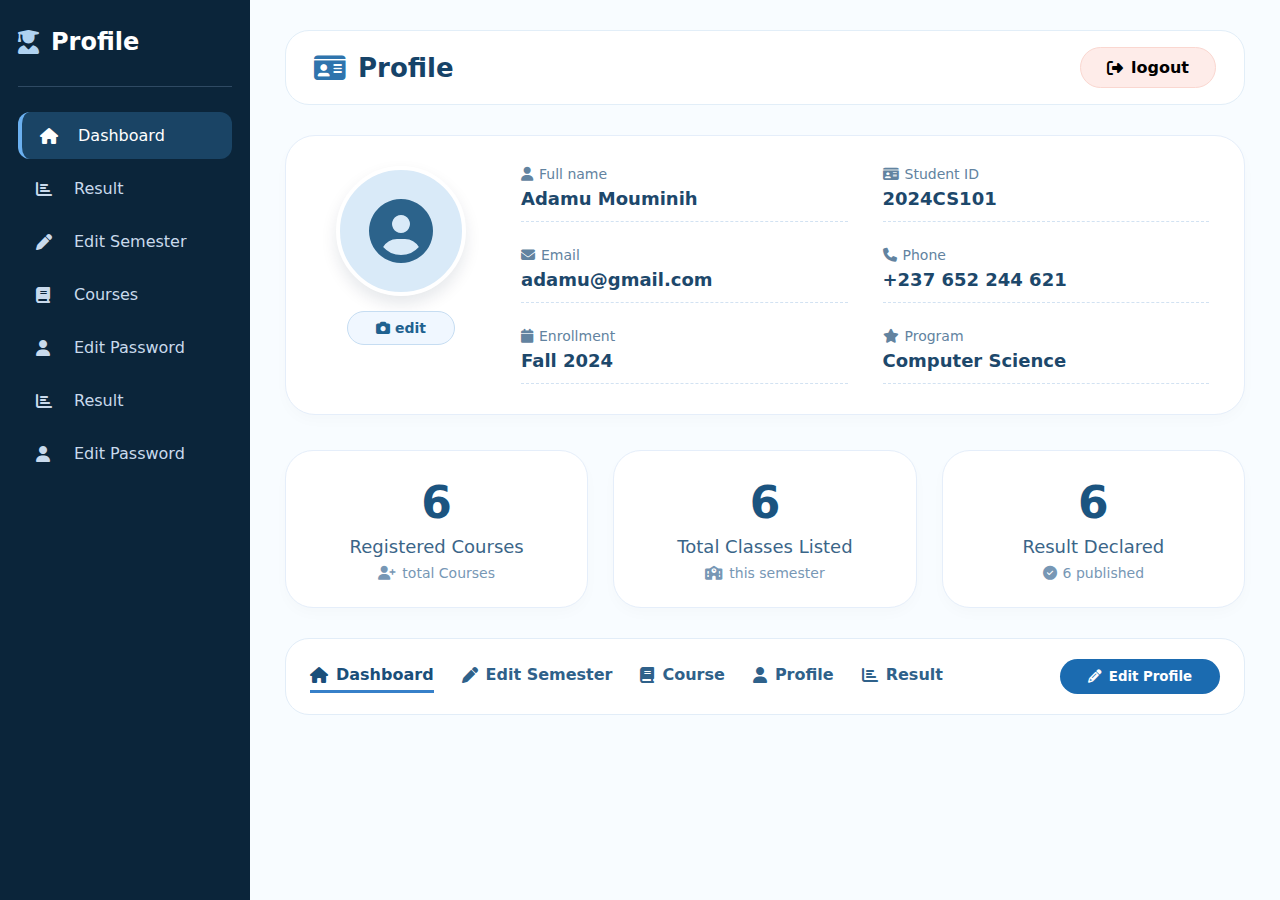
<file: profile.html>
<!DOCTYPE html>
<html lang="en">
<head>
    <meta charset="UTF-8">
    <meta name="viewport" content="width=device-width, initial-scale=1.0, maximum-scale=3.0">
    <title>Profile · Student dashboard</title>
    <!-- Font Awesome -->
    <link rel="stylesheet" href="https://cdnjs.cloudflare.com/ajax/libs/font-awesome/6.4.0/css/all.min.css">
    <style>
        * {
            margin: 0;
            padding: 0;
            box-sizing: border-box;
            font-family: 'Inter', system-ui, -apple-system, 'Segoe UI', Roboto, sans-serif;
        }

        body {
            background: #f0f5fc;
            display: flex;
            min-height: 100vh;
        }

        /* ===== SIDEBAR (minimal, dark) ===== */
        .sidebar {
            width: 250px;
            background: #0b253a;
            color: white;
            position: fixed;
            height: 100vh;
            padding: 28px 18px;
        }

        .sidebar h2 {
            font-size: 24px;
            font-weight: 600;
            display: flex;
            align-items: center;
            gap: 12px;
            padding-bottom: 30px;
            border-bottom: 1px solid #2f4a63;
            margin-bottom: 25px;
        }

        .sidebar h2 i {
            color: #b0d2f0;
        }

        .sidebar ul {
            list-style: none;
        }

        .sidebar li {
            display: flex;
            align-items: center;
            gap: 14px;
            padding: 14px 18px;
            margin: 6px 0;
            border-radius: 12px;
            color: #c9daec;
            font-weight: 500;
        }

        .sidebar li i {
            width: 24px;
            color: #9db7d6;
        }

        .sidebar li.active {
            background: #1a4465;
            color: white;
            border-left: 4px solid #6bb0f0;
        }

        /* ===== MAIN CONTENT ===== */
        .main-content {
            flex: 1;
            margin-left: 250px;
            padding: 30px 35px;
            background: #f8fcff;
        }

        /* top bar with logout */
        .top-bar {
            display: flex;
            justify-content: space-between;
            align-items: center;
            background: white;
            padding: 16px 28px;
            border-radius: 24px;
            margin-bottom: 30px;
            border: 1px solid #e2eef8;
        }

        .page-title {
            display: flex;
            align-items: center;
            gap: 12px;
        }

        .page-title h1 {
            font-size: 26px;
            font-weight: 650;
            color: #164368;
        }

        .page-title i {
            color: #2f74ad;
            font-size: 28px;
        }

        .logout-link {
            background: #feece9;
            color: #b34545;
            text-decoration: none;
            padding: 10px 26px;
            border-radius: 40px;
            font-weight: 600;
            display: flex;
            align-items: center;
            gap: 8px;
            border: 1px solid #fad7d0;
        }

        /* profile card (two-column) */
        .profile-card {
            background: white;
            border-radius: 30px;
            border: 1px solid #e5eefa;
            padding: 30px 35px;
            margin-bottom: 35px;
            box-shadow: 0 6px 14px rgba(0,20,40,0.02);
            display: flex;
            flex-wrap: wrap;
            gap: 40px;
        }

        .profile-avatar {
            display: flex;
            flex-direction: column;
            align-items: center;
            gap: 15px;
            min-width: 160px;
        }

        .avatar-image {
            width: 130px;
            height: 130px;
            background: #d9eaf8;
            border-radius: 50%;
            display: flex;
            align-items: center;
            justify-content: center;
            font-size: 64px;
            color: #2c638b;
            border: 4px solid white;
            box-shadow: 0 8px 16px rgba(0,30,60,0.1);
        }

        .avatar-edit {
            background: #f0f7ff;
            padding: 8px 28px;
            border-radius: 40px;
            color: #1f6290;
            font-weight: 600;
            font-size: 14px;
            border: 1px solid #c6ddf2;
            cursor: pointer;
        }

        .profile-info {
            flex: 1;
            display: grid;
            grid-template-columns: repeat(auto-fit, minmax(220px, 1fr));
            gap: 25px 35px;
        }

        .info-field {
            border-bottom: 1px dashed #d2e2f2;
            padding-bottom: 12px;
        }

        .info-label {
            font-size: 14px;
            color: #6283a0;
            margin-bottom: 6px;
            display: flex;
            align-items: center;
            gap: 6px;
        }

        .info-value {
            font-size: 18px;
            font-weight: 600;
            color: #1d486b;
        }

        /* stat cards (exactly like image: 3 cards) */
        .stats-row {
            display: grid;
            grid-template-columns: repeat(3, 1fr);
            gap: 25px;
            margin-bottom: 30px;
        }

        .stat-card {
            background: white;
            border-radius: 28px;
            padding: 26px 20px;
            border: 1px solid #e5eefa;
            box-shadow: 0 6px 14px rgba(0,20,40,0.02);
            text-align: center;
            transition: 0.15s;
        }

        .stat-card:hover {
            border-color: #c4d9f0;
            box-shadow: 0 10px 22px rgba(30,70,120,0.06);
        }

        .stat-number {
            font-size: 44px;
            font-weight: 700;
            color: #1b5480;
            line-height: 1.2;
            margin-bottom: 6px;
        }

        .stat-label {
            font-size: 18px;
            font-weight: 500;
            color: #3a6588;
            margin-bottom: 8px;
        }

        .stat-sub {
            font-size: 14px;
            color: #7797b5;
            display: flex;
            align-items: center;
            justify-content: center;
            gap: 6px;
        }

        /* quick navigation / sidebar inside image (Dashboard links) */
        .quick-nav {
            background: white;
            border-radius: 24px;
            padding: 20px 24px;
            border: 1px solid #e2edf8;
            display: flex;
            flex-wrap: wrap;
            align-items: center;
            gap: 30px;
            margin-top: 20px;
        }

        .nav-links {
            display: flex;
            gap: 28px;
            flex-wrap: wrap;
        }

        .nav-links span {
            color: #2f618a;
            font-weight: 600;
            font-size: 16px;
            display: flex;
            align-items: center;
            gap: 8px;
            cursor: pointer;
            padding: 6px 0;
            border-bottom: 3px solid transparent;
        }

        .nav-links span.active {
            border-bottom-color: #3680c9;
            color: #1a4f7a;
        }

        .edit-profile-btn {
            margin-left: auto;
            background: #1b6bb0;
            color: white;
            padding: 10px 28px;
            border-radius: 40px;
            font-weight: 600;
            display: flex;
            align-items: center;
            gap: 8px;
            border: none;
            cursor: pointer;
        }

        /* toast */
        .toast {
            position: fixed;
            bottom: 25px;
            right: 25px;
            background: #1e4e6f;
            color: white;
            padding: 14px 30px;
            border-radius: 50px;
            font-size: 14px;
            opacity: 0;
            transition: opacity 0.3s;
            pointer-events: none;
            z-index: 9999;
        }
        .toast.show { opacity: 1; }

        /* responsive */
        @media (max-width: 800px) {
            .sidebar { width: 220px; }
            .main-content { margin-left: 220px; padding: 25px; }
            .stats-row { grid-template-columns: 1fr; }
        }

        @media (max-width: 650px) {
            body { flex-direction: column; }
            .sidebar {
                width: 100%;
                height: auto;
                position: relative;
                padding: 18px;
            }
            .sidebar ul { display: flex; flex-wrap: wrap; }
            .sidebar li { padding: 10px 16px; }
            .main-content { margin-left: 0; padding: 20px; }
            .profile-card { flex-direction: column; gap: 20px; }
            .quick-nav { flex-direction: column; align-items: stretch; }
            .edit-profile-btn { margin-left: 0; }
        }
        
        a{
            text-decoration: none;
            color: inherit;
        }
    </style>
</head>
<body>

<!-- SIDEBAR exactly as in image: Dashboard, Edit Semester, Subject, Profile, Result -->
<div class="sidebar">
    <h2><i class="fas fa-user-graduate"></i> Profile</h2>
    <ul>
        <a href="index.html"> <li class="active"><i class="fas fa-home" style="text-decoration: none; color: inherit;"></i> Dashboard</li> </a>
        <a href="result.html"><li><i class="fas fa-chart-bar" style="text-decoration: none; color: inherit;"></i> Result</li> </a>
       <a href="ai-js-chart.html">  <li><i class="fas fa-pen" style="text-decoration: none; color: inherit;"></i> Edit Semester</li> </a>
        <a href="course.html"> <li><i class="fas fa-book" style="text-decoration: none; color: inherit;"></i> Courses</li> </a>
       <a href="student_change_password.html">  <li><i class="fas fa-user" style="text-decoration: none; color: inherit;"></i> Edit Password</li> </a>  
    <a href="result.html"><li><i class="fas fa-chart-bar" style="text-decoration: none; color: inherit;"></i> Result</li> </a>
    <a href="student_change_password.html">  <li><i class="fas fa-user" style="text-decoration: none; color: inherit;"></i> Edit Password</li> </a> 
    </ul>
</div>

<!-- MAIN CONTENT -->
<div class="main-content">
    <!-- top bar with logout -->
    <div class="top-bar">
        <div class="page-title">
            <i class="fas fa-id-card"></i>
            <h1>Profile</h1>
        </div>
        <a href="landing.html" class="logout-link" onclick="showToast('Logged out')" style="text-decoration: none; color: inherit;"><i class="fas fa-sign-out-alt"></i> logout</a>
    </div>

    <!-- profile card (avatar + details) -->
    <div class="profile-card">
        <div class="profile-avatar">
            <div class="avatar-image">
                <i class="fas fa-user-circle"></i>
            </div>
            <span class="avatar-edit" onclick="showToast('Change photo')"><i class="fas fa-camera"></i> edit</span>
        </div>
        <div class="profile-info">
            <div class="info-field">
                <div class="info-label"><i class="fas fa-user"></i> Full name</div>
                <div class="info-value">Adamu Mouminih</div>
            </div>
            <div class="info-field">
                <div class="info-label"><i class="fas fa-id-card"></i> Student ID</div>
                <div class="info-value">2024CS101</div>
            </div>
            <div class="info-field">
                <div class="info-label"><i class="fas fa-envelope"></i> Email</div>
                <div class="info-value">adamu@gmail.com</div>
            </div>
            <div class="info-field">
                <div class="info-label"><i class="fas fa-phone"></i> Phone</div>
                <div class="info-value">+237 652 244 621</div>
            </div>
            <div class="info-field">
                <div class="info-label"><i class="fas fa-calendar"></i> Enrollment</div>
                <div class="info-value">Fall 2024</div>
            </div>
            <div class="info-field">
                <div class="info-label"><i class="fas fa-star"></i> Program</div>
                <div class="info-value">Computer Science</div>
            </div>
        </div>
    </div>

    <!-- three stat cards exactly like the uploaded image: Registered users, Total Classes Listed, Result Declared -->
    <div class="stats-row">
        <div class="stat-card" onclick="showToast('6 registered users')">
            <div class="stat-number">6</div>
            <div class="stat-label">Registered Courses</div>
            <div class="stat-sub"><i class="fas fa-user-plus"></i> total Courses</div>
        </div>
        <div class="stat-card" onclick="showToast('6 total classes listed')">
            <div class="stat-number">6</div>
            <div class="stat-label">Total Classes Listed</div>
            <div class="stat-sub"><i class="fas fa-school"></i> this semester</div>
        </div>
        <div class="stat-card" onclick="showToast('6 results declared')">
            <div class="stat-number">6</div>
            <div class="stat-label">Result Declared</div>
            <div class="stat-sub"><i class="fas fa-check-circle"></i> 6 published</div>
        </div>
    </div>

    <!-- bottom navigation (Dashboard, Edit Semester, Subject, Profile, Result) exactly as image -->
    <div class="quick-nav">
        <div class="nav-links">
          <a href="index.html" style="text-decoration: none; color: inherit;">  <span class="active" onclick="showToast('Dashboard')"><i class="fas fa-home"></i> Dashboard</span> </a>
           <a href="ai-js-chart.html" style="text-decoration: none; color: inherit;"><span onclick="showToast('Edit Semester')"><i class="fas fa-pen"></i> Edit Semester</span> </a> 
           <a href="course.html" style="text-decoration: none; color: inherit;"> <span onclick="showToast('Subject')"><i class="fas fa-book"></i> Course</span> </a>
           <a href="profile.html" style="text-decoration: none; color: inherit;"> <span onclick="showToast('Profile')"><i class="fas fa-user"></i> Profile</span> </a>
           <a href="result.html"style="text-decoration: none; color: inherit;"> <span onclick="showToast('Result')"><i class="fas fa-chart-bar"></i> Result</span> </a>
        </div>
        <button class="edit-profile-btn" onclick="showToast('Edit profile coming soon')">
            <i class="fas fa-pencil-alt"></i> Edit Profile
        </button>
    </div>
</div>

<!-- toast notification -->
<div class="toast" id="toast"></div>

<script>
    function showToast(msg) {
        const toast = document.getElementById('toast');
        toast.textContent = '👤 ' + msg;
        toast.classList.add('show');
        setTimeout(() => toast.classList.remove('show'), 2000);
    }

    // optional: mark active nav when clicked (simple UI feedback)
    document.querySelectorAll('.nav-links span').forEach(link => {
        link.addEventListener('click', function() {
            document.querySelectorAll('.nav-links span').forEach(l => l.classList.remove('active'));
            this.classList.add('active');
        });
    });
</script>

</body>
</html>
</file>
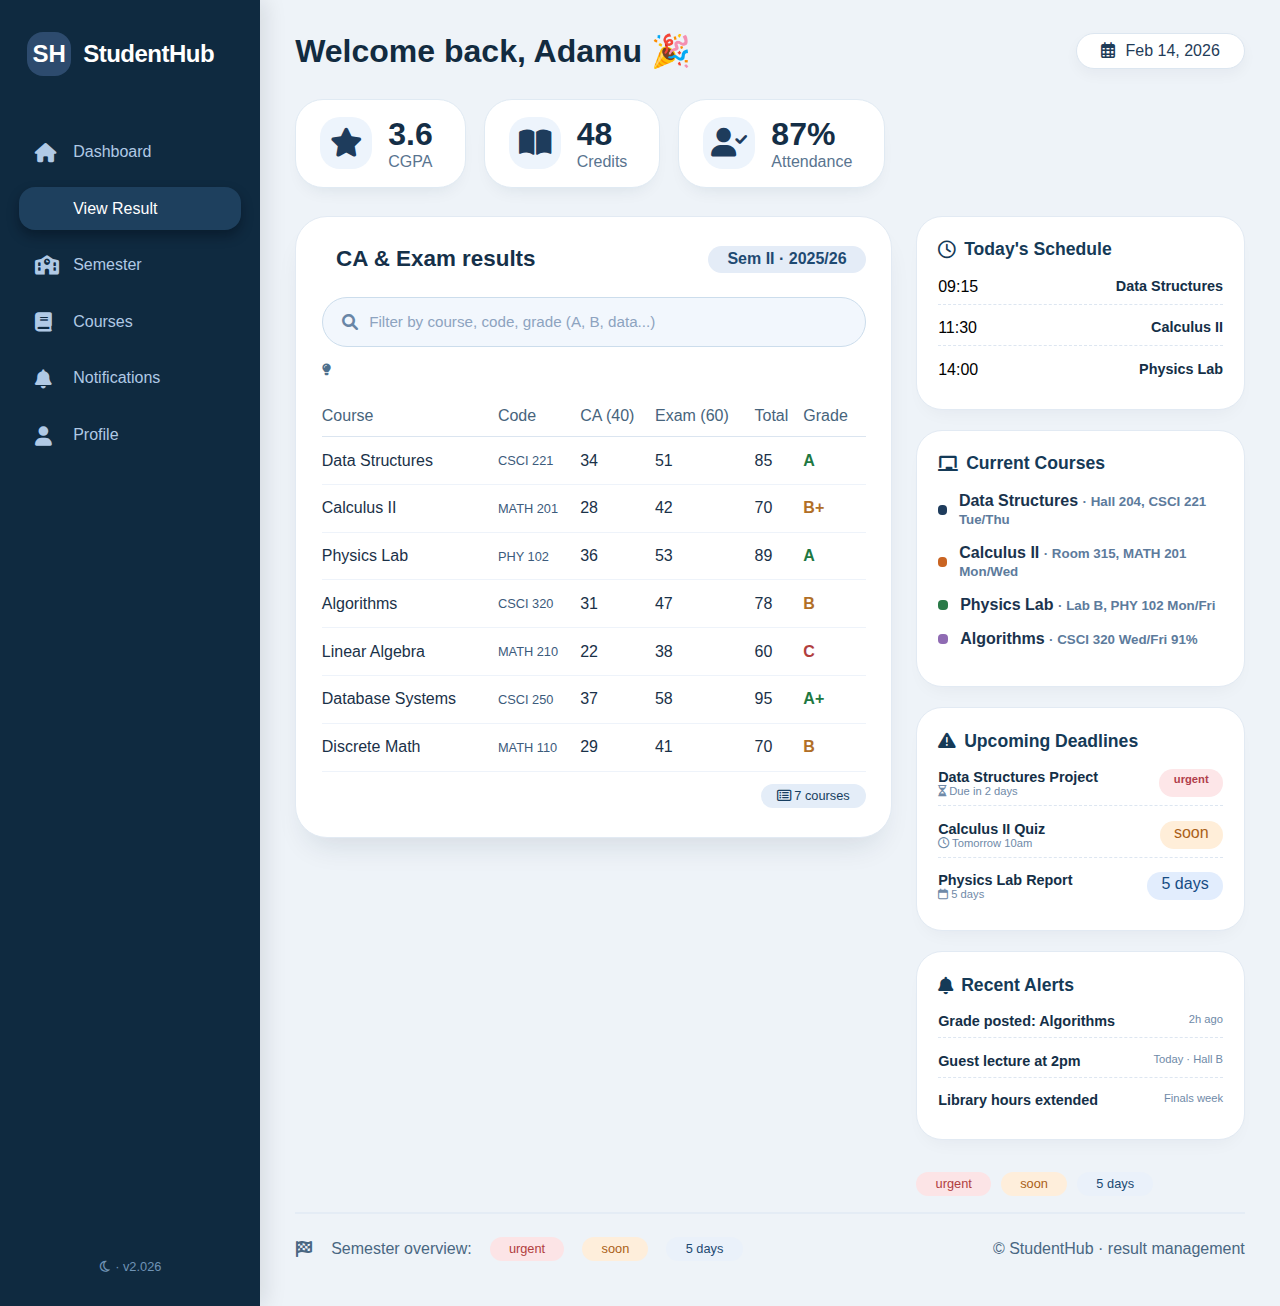
<file: result.html>
<!DOCTYPE html>
<html lang="en">
<head>
    <meta charset="UTF-8">
    <meta name="viewport" content="width=device-width, initial-scale=1.0">
    <title>StudentHub · Results (sidebar, result active)</title>
    <!-- Font Awesome 6 -->
    <link rel="stylesheet" href="https://cdnjs.cloudflare.com/ajax/libs/font-awesome/6.0.0-beta3/css/all.min.css">
    <style>
        * {
            margin: 0;
            padding: 0;
            box-sizing: border-box;
            font-family: 'Inter', -apple-system, BlinkMacSystemFont, 'Segoe UI', Roboto, sans-serif;
        }

        body {
            background: #eef3f8;
            display: flex;
            min-height: 100vh;
        }

        /* ========= SIDEBAR ========= */
        .sidebar {
            width: 260px;
            background: #0f2a40;
            padding: 2rem 1.2rem;
            display: flex;
            flex-direction: column;
            color: #d2e0f0;
            box-shadow: 6px 0 20px rgba(0, 20, 30, 0.1);
        }

        .sidebar .logo-area {
            display: flex;
            align-items: center;
            gap: 12px;
            margin-bottom: 3rem;
            padding-left: 8px;
        }

        .sidebar .logo-icon {
            background: #2d4b6e;
            color: white;
            width: 44px;
            height: 44px;
            border-radius: 16px;
            display: flex;
            align-items: center;
            justify-content: center;
            font-size: 1.5rem;
            font-weight: 600;
        }

        .sidebar .logo-text {
            font-size: 1.5rem;
            font-weight: 600;
            color: white;
            letter-spacing: -0.5px;
        }

        .nav-item {
            display: flex;
            align-items: center;
            gap: 14px;
            padding: 0.8rem 1rem;
            margin: 6px 0;
            border-radius: 16px;
            color: #b0c9e5;
            font-weight: 500;
            transition: 0.2s;
            cursor: default;
        }

        .nav-item i {
            width: 24px;
            font-size: 1.2rem;
        }

        /* ACTIVE STATE NOW ON RESULT (not dashboard) */
        .nav-item.active {
            background: #1e405e;
            color: white;
            box-shadow: 0 6px 12px rgba(0,10,20,0.4);
        }

        .nav-item:not(.active):hover {
            background: #1a354b;
            color: #ecf3fc;
        }

        .sidebar-footer {
            margin-top: auto;
            padding-top: 2rem;
            font-size: 0.8rem;
            color: #6f93b5;
            text-align: center;
        }

        /* ========= MAIN CONTENT ========= */
        .main-content {
            flex: 1;
            padding: 2rem 2.2rem;
            overflow-y: auto;
            max-width: calc(100% - 260px);
        }

        .top-bar {
            display: flex;
            justify-content: space-between;
            align-items: center;
            margin-bottom: 1.8rem;
        }

        .welcome h1 {
            font-size: 2rem;
            font-weight: 600;
            color: #122b40;
        }

        .date-badge {
            background: white;
            padding: 0.5rem 1.5rem;
            border-radius: 40px;
            font-weight: 500;
            color: #1f3c58;
            box-shadow: 0 6px 14px rgba(0,20,40,0.04);
            border: 1px solid #dce6f0;
        }

        .stats-row {
            display: flex;
            flex-wrap: wrap;
            gap: 18px;
            margin-bottom: 28px;
        }

        .stat-card {
            background: white;
            border-radius: 28px;
            padding: 1rem 2rem 1rem 1.5rem;
            display: flex;
            align-items: center;
            gap: 16px;
            border: 1px solid #e0eaf3;
            box-shadow: 0 10px 18px -10px rgba(7, 48, 73, 0.1);
        }

        .stat-icon {
            background: #edf4fc;
            width: 52px;
            height: 52px;
            border-radius: 20px;
            display: flex;
            align-items: center;
            justify-content: center;
            font-size: 1.8rem;
            color: #1e3c5c;
        }

        .stat-details h2 {
            font-size: 2rem;
            font-weight: 700;
            color: #142e46;
        }

        .stat-details p {
            color: #59748f;
            font-weight: 500;
        }

        .columns {
            display: flex;
            flex-wrap: wrap;
            gap: 24px;
        }

        .left-col {
            flex: 2;
            min-width: 340px;
        }

        .right-col {
            flex: 1.1;
            min-width: 260px;
            display: flex;
            flex-direction: column;
            gap: 20px;
        }

        /* result card */
        .result-card {
            background: white;
            border-radius: 32px;
            padding: 1.8rem 1.6rem;
            border: 1px solid #e2eaf3;
            box-shadow: 0 18px 30px -12px rgba(20, 40, 65, 0.12);
        }

        .section-title {
            display: flex;
            justify-content: space-between;
            align-items: center;
            margin-bottom: 1.5rem;
        }

        .section-title h3 {
            font-size: 1.4rem;
            font-weight: 600;
            color: #153049;
        }

        .sem-badge {
            background: #e4ecf7;
            padding: 0.3rem 1.2rem;
            border-radius: 30px;
            font-weight: 600;
            color: #1e4a72;
        }

        /* search bar - instant filter */
        .search-wrapper {
            display: flex;
            align-items: center;
            background: #f2f7fd;
            border-radius: 60px;
            padding: 0.15rem 0.15rem 0.15rem 1.2rem;
            border: 1px solid #ccddec;
            margin-bottom: 1rem;
        }

        .search-wrapper i {
            color: #6986a6;
        }

        .search-wrapper input {
            border: none;
            background: transparent;
            padding: 0.8rem 0.7rem;
            width: 100%;
            outline: none;
            font-size: 0.95rem;
        }

        .search-wrapper input::placeholder {
            color: #8da3c0;
            font-weight: 400;
        }

        .filter-hint {
            font-size: 0.75rem;
            color: #4e6f8c;
            margin-bottom: 1.2rem;
        }

        table {
            width: 100%;
            border-collapse: collapse;
        }

        th {
            text-align: left;
            padding: 0.7rem 0.3rem 0.7rem 0;
            color: #47647c;
            font-weight: 500;
            border-bottom: 1px solid #dbe5f0;
        }

        td {
            padding: 0.9rem 0.3rem 0.9rem 0;
            border-bottom: 1px solid #eef3fa;
            color: #1a3148;
            font-weight: 500;
        }

        .course-code {
            color: #3c5b7c;
            font-size: 0.8rem;
        }

        .grade-A, .grade-Aplus, .grade-B, .grade-C {
            font-weight: 700;
        }
        .grade-A, .grade-Aplus { color: #1e7842; }
        .grade-B { color: #b16f27; }
        .grade-C { color: #b13e3e; }

        .total-badge-sm {
            background: #e4edf8;
            padding: 0.3rem 1rem;
            border-radius: 30px;
            font-size: 0.8rem;
            color: #173e60;
        }

        /* right panel widgets (unchanged, reference style) */
        .widget {
            background: white;
            border-radius: 26px;
            padding: 1.4rem 1.3rem;
            border: 1px solid #e2eaf3;
            box-shadow: 0 10px 20px -10px rgba(0, 30, 50, 0.06);
        }

        .widget-title {
            font-weight: 600;
            color: #153a57;
            margin-bottom: 1.1rem;
            font-size: 1.1rem;
            display: flex;
            gap: 8px;
            align-items: center;
        }

        .deadline-item, .alert-item {
            display: flex;
            justify-content: space-between;
            margin-bottom: 0.9rem;
            padding-bottom: 0.5rem;
            border-bottom: 1px dashed #dde6f1;
        }
        .deadline-item:last-child, .alert-item:last-child { border: none; margin-bottom: 0; }

        .deadline-title { font-weight: 600; color: #142f47; font-size: 0.9rem; }
        .deadline-meta { font-size: 0.7rem; color: #6f8aa8; }

        .urgent-tag { background: #fde6e8; color: #b13e4b; border-radius: 20px; padding: 0.2rem 0.9rem; font-size: 0.7rem; font-weight: 600; }
        .soon-tag { background: #ffeed9; color: #aa6018; border-radius: 20px; padding: 0.2rem 0.9rem; }
        .days-tag { background: #e2edfd; color: #164c84; border-radius: 20px; padding: 0.2rem 0.9rem; }

        .current-course-item {
            display: flex;
            align-items: center;
            gap: 12px;
            margin-bottom: 1rem;
        }
        .course-dot { width: 10px; height: 10px; border-radius: 4px; background: #1e3c5c; }
        .course-dot.orange { background: #c96422; }
        .course-dot.green { background: #2a7a48; }
        .course-info p { font-weight: 600; color: #1a334d; }
        .course-info small { color: #5d7b9c; }

        .semester-tags {
            display: flex;
            gap: 10px;
            flex-wrap: wrap;
            margin-top: 12px;
        }
        .tag { background: #eaf1fa; padding: 0.3rem 1.2rem; border-radius: 30px; font-size: 0.8rem; font-weight: 500; color: #1c4a73; }
        .tag.urgent { background: #fce4e6; color: #b13e3e; }
        .tag.soon { background: #feeedb; color: #aa5f17; }

        hr { border: 1px solid #e4ecf5; margin: 1rem 0; }

        a{
            text-decoration: none;
            color: inherit;
        }
    </style>
</head>
<body>
    <!-- SIDEBAR with RESULT active (highlighted) -->
    <div class="sidebar">
        <div class="logo-area">
            <div class="logo-icon">SH</div>
            <span class="logo-text">StudentHub</span>
        </div>

        <!-- Dashboard is now regular, RESULT is active -->
        <div class="nav-item">
            <i class="fas fa-home"></i> <span><a href="index.html">Dashboard</a></span>
        </div>
        <div class="nav-item active">
            <i class="fas "></i> <span> <a href="result.html"> View Result</a> </span> 
        </div>
        <div class="nav-item">
            <i class="fas fa-school"></i> <span><a href="ai-js-chart.html"> Semester</span> </a> 
        </div>

        <div class="nav-item">
            <i class="fas fa-book"></i> <span><a href="course.html"> Courses </a> </span>
        </div>
        <div class="nav-item">
            <i class="fas fa-bell"></i> <span><a href="notification-ai.html">Notifications</a></span>
        </div>
        <div class="nav-item">
            <i class="fas fa-user"></i> <span> <a href="profile.html">Profile</a> </span>
        </div>

        <div class="sidebar-footer">
            <i class="far fa-moon"></i>  ·  v2.026
        </div>
    </div>

    <!-- MAIN CONTENT (result page) -->
    <div class="main-content">
        <!-- Welcome row -->
        <div class="top-bar">
            <div class="welcome">
                <h1>Welcome back, Adamu <span>🎉</span></h1>
            </div>
            <div class="date-badge"><i class="far fa-calendar-alt" style="margin-right: 6px;"></i> Feb 14, 2026</div>
        </div>

        <!-- Academic progress cards -->
        <div class="stats-row">
            <div class="stat-card"><div class="stat-icon"><i class="fas fa-star"></i></div><div class="stat-details"><h2>3.6</h2><p>CGPA</p></div></div>
            <div class="stat-card"><div class="stat-icon"><i class="fas fa-book-open"></i></div><div class="stat-details"><h2>48</h2><p>Credits</p></div></div>
            <div class="stat-card"><div class="stat-icon"><i class="fas fa-user-check"></i></div><div class="stat-details"><h2>87%</h2><p>Attendance</p></div></div>
        </div>

        <!-- columns: RESULT TABLE + WIDGETS -->
        <div class="columns">
            <!-- LEFT: result table with instant filter -->
            <div class="left-col">
                <div class="result-card">
                    <div class="section-title">
                        <h3><i class="fas fa-chart-simple" style="margin-right: 8px; color:#1e3c5c;"></i> CA & Exam results</h3>
                        <span class="sem-badge">Sem II · 2025/26</span>
                    </div>

                    <!-- search bar - instant filter (no button) -->
                    <div class="search-wrapper">
                        <i class="fas fa-search"></i>
                        <input type="text" id="instantFilterInput" placeholder="Filter by course, code, grade (A, B, data...)">
                    </div>
                    <div class="filter-hint"><i class="fas fa-lightbulb"></i> <!--Instant filtering — start typing to see results --></div>

                    <table id="resultsTable">
                        <thead>
                            <tr><th>Course</th><th>Code</th><th>CA (40)</th><th>Exam (60)</th><th>Total</th><th>Grade</th></tr>
                        </thead>
                        <tbody id="tableBody">
                            <tr><td>Data Structures</td><td class="course-code">CSCI 221</td><td>34</td><td>51</td><td>85</td><td class="grade-A">A</td></tr>
                            <tr><td>Calculus II</td><td class="course-code">MATH 201</td><td>28</td><td>42</td><td>70</td><td class="grade-B">B+</td></tr>
                            <tr><td>Physics Lab</td><td class="course-code">PHY 102</td><td>36</td><td>53</td><td>89</td><td class="grade-A">A</td></tr>
                            <tr><td>Algorithms</td><td class="course-code">CSCI 320</td><td>31</td><td>47</td><td>78</td><td class="grade-B">B</td></tr>
                            <tr><td>Linear Algebra</td><td class="course-code">MATH 210</td><td>22</td><td>38</td><td>60</td><td class="grade-C">C</td></tr>
                            <tr><td>Database Systems</td><td class="course-code">CSCI 250</td><td>37</td><td>58</td><td>95</td><td class="grade-Aplus">A+</td></tr>
                            <tr><td>Discrete Math</td><td class="course-code">MATH 110</td><td>29</td><td>41</td><td>70</td><td class="grade-B">B</td></tr>
                        </tbody>
                    </table>
                    <div style="display: flex; justify-content: flex-end; margin-top: 12px;">
                        <span class="total-badge-sm"><i class="far fa-list-alt"></i> <span id="courseCount">7</span> courses</span>
                    </div>
                </div>
            </div>

            <!-- RIGHT: reference widgets (exactly as before) -->
            <div class="right-col">
                <div class="widget">
                    <div class="widget-title"><i class="far fa-clock"></i> Today's Schedule</div>
                    <div class="deadline-item"><span>09:15</span> <span class="deadline-title">Data Structures</span></div>
                    <div class="deadline-item"><span>11:30</span> <span class="deadline-title">Calculus II</span></div>
                    <div class="deadline-item"><span>14:00</span> <span class="deadline-title">Physics Lab</span></div>
                </div>

                <div class="widget">
                    <div class="widget-title"><i class="fas fa-chalkboard"></i> Current Courses</div>
                    <div class="current-course-item"><div class="course-dot"></div><div class="course-info"><p>Data Structures <small>· Hall 204, CSCI 221 Tue/Thu</small></p></div></div>
                    <div class="current-course-item"><div class="course-dot orange"></div><div class="course-info"><p>Calculus II <small>· Room 315, MATH 201 Mon/Wed</small></p></div></div>
                    <div class="current-course-item"><div class="course-dot green"></div><div class="course-info"><p>Physics Lab <small>· Lab B, PHY 102 Mon/Fri</small></p></div></div>
                    <div class="current-course-item"><div class="course-dot" style="background:#8f6bb3;"></div><div class="course-info"><p>Algorithms <small>· CSCI 320 Wed/Fri 91%</small></p></div></div>
                </div>

                <div class="widget">
                    <div class="widget-title"><i class="fas fa-exclamation-triangle"></i> Upcoming Deadlines</div>
                    <div class="deadline-item"><div><div class="deadline-title">Data Structures Project</div><div class="deadline-meta"><i class="far fa-hourglass"></i> Due in 2 days</div></div> <span class="urgent-tag">urgent</span></div>
                    <div class="deadline-item"><div><div class="deadline-title">Calculus II Quiz</div><div class="deadline-meta"><i class="far fa-clock"></i> Tomorrow 10am</div></div> <span class="soon-tag">soon</span></div>
                    <div class="deadline-item"><div><div class="deadline-title">Physics Lab Report</div><div class="deadline-meta"><i class="far fa-calendar"></i> 5 days</div></div> <span class="days-tag">5 days</span></div>
                </div>

                <div class="widget">
                    <div class="widget-title"><i class="fas fa-bell"></i> Recent Alerts</div>
                    <div class="alert-item"><span class="deadline-title">Grade posted: Algorithms</span> <span class="deadline-meta">2h ago</span></div>
                    <div class="alert-item"><span class="deadline-title">Guest lecture at 2pm</span> <span class="deadline-meta">Today · Hall B</span></div>
                    <div class="alert-item"><span class="deadline-title">Library hours extended</span> <span class="deadline-meta">Finals week</span></div>
                </div>

                <div class="semester-tags">
                    <span class="tag urgent">urgent</span>
                    <span class="tag soon">soon</span>
                    <span class="tag">5 days</span>
                </div>
            </div>
        </div>

        <hr>
        <div style="display: flex; gap: 18px; align-items: center; color: #496782; padding: 0.4rem 0 0.8rem;">
            <i class="fas fa-flag-checkered"></i> <span>Semester overview:</span>
            <span class="tag urgent" style="background:#fce4e6;">urgent</span>
            <span class="tag soon">soon</span>
            <span class="tag">5 days</span>
            <span style="margin-left: auto;">© StudentHub · result management</span>
        </div>
    </div>

    <!-- AUTO FILTER SCRIPT (instant on input) -->
    <script>
        (function() {
            const input = document.getElementById('instantFilterInput');
            const tbody = document.getElementById('tableBody');
            const courseCountSpan = document.getElementById('courseCount');
            // store original rows
            const originalRows = Array.from(tbody.querySelectorAll('tr'));

            function filterTableInstant() {
                const query = input.value.trim().toLowerCase();
                let filteredRows;

                if (query === '') {
                    filteredRows = originalRows;
                } else {
                    filteredRows = originalRows.filter(row => {
                        const cells = row.querySelectorAll('td');
                        if (cells.length < 6) return false;
                        const courseName = cells[0].innerText.toLowerCase();
                        const courseCode = cells[1].innerText.toLowerCase();
                        const grade = cells[5].innerText.toLowerCase();
                        return courseName.includes(query) || courseCode.includes(query) || grade.includes(query);
                    });
                }

                tbody.innerHTML = '';

                if (filteredRows.length === 0) {
                    const emptyRow = document.createElement('tr');
                    emptyRow.innerHTML = `<td colspan="6" style="text-align:center; padding:2rem; color:#708aa8;">📭 No matching results</td>`;
                    tbody.appendChild(emptyRow);
                    courseCountSpan.innerText = '0';
                } else {
                    filteredRows.forEach(row => tbody.appendChild(row));
                    courseCountSpan.innerText = filteredRows.length;
                }
            }

            input.addEventListener('input', filterTableInstant);
            courseCountSpan.innerText = originalRows.length;
        })();
    </script>
</body>
</html>
</file>
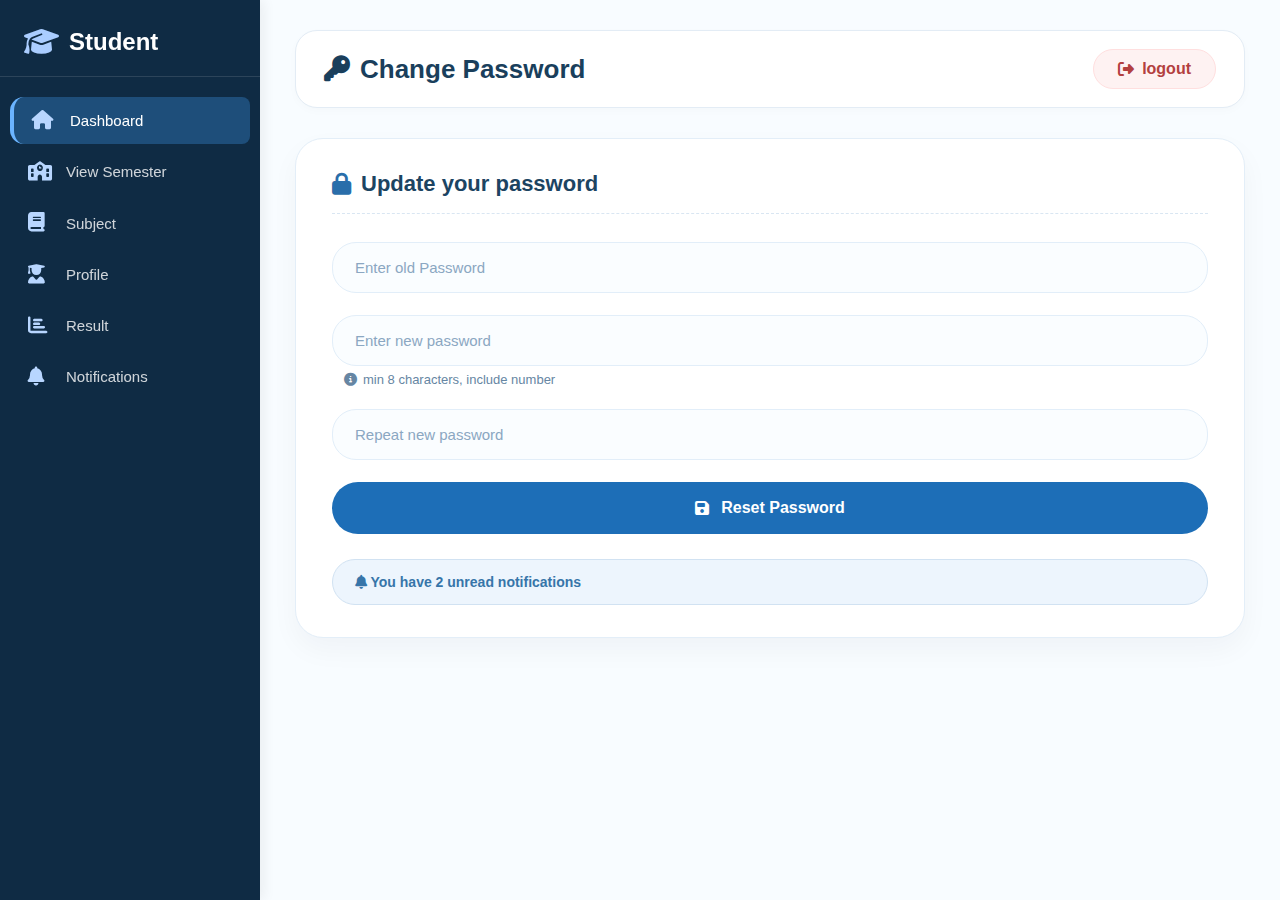
<file: student_change_password.html>
<!DOCTYPE html>
<html lang="en">
<head>
    <meta charset="UTF-8">
    <meta name="viewport" content="width=device-width, initial-scale=1.0, maximum-scale=3.0">
    <link href="https://cdnjs.cloudflare.com/ajax/libs/font-awesome/6.4.0/css/all.min.css" rel="stylesheet">
    <title>Student · responsive change password</title>
    <style>
        * {
            margin: 0;
            padding: 0;
            box-sizing: border-box;
            font-family: 'Inter', -apple-system, BlinkMacSystemFont, 'Segoe UI', Roboto, sans-serif;
        }

        body {
            background: #f4f8fe;
            min-height: 100vh;
            display: flex;
        }

        /* ===== SIDEBAR (collapsible / responsive) ===== */
        .sidebar {
            width: 260px;
            background: #0f2b44;
            color: white;
            display: flex;
            flex-direction: column;
            position: fixed;
            top: 0;
            left: 0;
            height: 100vh;
            transition: transform 0.3s ease;
            z-index: 1000;
            box-shadow: 4px 0 12px rgba(0,0,0,0.06);
        }

        .sidebar-header {
            padding: 28px 20px 20px 24px;
            border-bottom: 1px solid rgba(255,255,255,0.12);
            margin-bottom: 16px;
            display: flex;
            align-items: center;
            gap: 10px;
        }

        .sidebar-header h2 {
            font-size: 24px;
            font-weight: 600;
            display: flex;
            align-items: center;
            gap: 8px;
        }

        .sidebar-header i {
            color: #aacdff;
        }

        .sidebar-menu {
            list-style: none;
            flex: 1;
            padding: 0 10px;
        }

        .sidebar-menu li {
            display: flex;
            align-items: center;
            gap: 16px;
            padding: 14px 18px;
            margin: 4px 0;
            border-radius: 14px;
            font-size: 15px;
            font-weight: 500;
            color: rgba(255,255,255,0.8);
            transition: all 0.2s;
            cursor: default;
        }

        .sidebar-menu li i {
            width: 22px;
            font-size: 1.2rem;
            color: #b8d6ff;
        }

        .sidebar-menu li a {
            text-decoration: none;
            color: inherit;
            flex: 1;
        }

        .sidebar-menu li.active {
            background: #1e4e7a;
            color: white;
            border-left: 4px solid #6bb4ff;
            border-radius: 14px 8px 8px 14px;
        }

        .sidebar-menu li:not(.active):hover {
            background: rgba(255,255,255,0.08);
        }

        /* menu toggle (for mobile) – hidden on desktop */
        .menu-toggle {
            display: none;
            background: transparent;
            border: none;
            color: #0f2b44;
            font-size: 26px;
            margin-right: 15px;
            cursor: pointer;
        }

        /* ===== MAIN CONTENT (shifts with sidebar) ===== */
        .main-content {
            flex: 1;
            margin-left: 260px;  /* same as sidebar width */
            padding: 30px 35px;
            transition: margin-left 0.3s ease;
            min-height: 100vh;
            background: #f8fcff;
        }

        /* top bar */
        .topbar {
            display: flex;
            justify-content: space-between;
            align-items: center;
            background: white;
            padding: 18px 28px;
            border-radius: 22px;
            margin-bottom: 30px;
            border: 1px solid #e3ecf5;
            box-shadow: 0 3px 10px rgba(0,20,30,0.02);
            flex-wrap: wrap;
            gap: 15px;
        }

        .topbar-left {
            display: flex;
            align-items: center;
            gap: 12px;
        }

        .topbar h1 {
            font-size: 26px;
            font-weight: 650;
            color: #1a3f5c;
            display: flex;
            align-items: center;
            gap: 10px;
        }

        .logout {
            background: #fef2f2;
            color: #b34040;
            text-decoration: none;
            padding: 10px 24px;
            border-radius: 40px;
            font-weight: 600;
            display: flex;
            align-items: center;
            gap: 8px;
            border: 1px solid #ffdfdf;
            transition: 0.2s;
        }

        .logout:hover {
            background: #ffe5e5;
        }

        /* form card – fully responsive */
        .password-card {
            background: white;
            border-radius: 28px;
            padding: 32px 36px;
            max-width: 2000px;
            width: 100%;
            border: 1px solid #e3eef8;
            box-shadow: 0 12px 28px rgba(0,30,50,0.04);
        }

        .password-card h3 {
            font-size: 22px;
            font-weight: 600;
            color: #1c4462;
            margin-bottom: 28px;
            display: flex;
            align-items: center;
            gap: 10px;
            border-bottom: 1px dashed #d9e6f2;
            padding-bottom: 16px;
        }

        .form-group {
            margin-bottom: 22px;
        }

        .input-field {
            width: 100%;
            padding: 16px 22px;
            background: #fafdff;
            border: 1.5px solid #e2eef9;
            border-radius: 24px;
            font-size: 15px;
            transition: 0.2s;
            color: #173e5c;
        }

        .input-field:focus {
            outline: none;
            border-color: #4a9fd8;
            background: #ffffff;
            box-shadow: 0 0 0 3px rgba(74,159,216,0.08);
        }

        .input-field::placeholder {
            color: #8ba7c2;
        }

        .password-hint {
            font-size: 13px;
            color: #6686a3;
            margin: 6px 0 0 12px;
            display: flex;
            align-items: center;
            gap: 6px;
        }

        .reset-btn {
            background: #1d6eb7;
            color: white;
            border: none;
            padding: 16px 28px;
            border-radius: 40px;
            font-weight: 600;
            font-size: 16px;
            width: 100%;
            margin-top: 20px;
            cursor: pointer;
            display: flex;
            align-items: center;
            justify-content: center;
            gap: 12px;
            transition: background 0.2s;
            border: 1px solid transparent;
        }

        .reset-btn:hover {
            background: #145ca0;
        }

        .notification-reminder {
            margin-top: 25px;
            background: #edf5fd;
            padding: 15px 22px;
            border-radius: 24px;
            color: #245e86;
            display: flex;
            align-items: center;
            gap: 15px;
            border: 1px solid #d1e2f2;
            font-size: 14px;
        }

        /* ===== RESPONSIVE BREAKPOINTS ===== */

        /* tablet: ≤ 992px – sidebar becomes slightly smaller but still fixed */
        @media screen and (max-width: 992px) {
            .sidebar {
                width: 220px;
            }
            .main-content {
                margin-left: 220px;
                padding: 25px 25px;
            }
            .topbar h1 {
                font-size: 24px;
            }
            .password-card {
                padding: 28px;
            }
        }

        /* mobile: ≤ 750px – sidebar hidden by default, toggle appears */
        @media screen and (max-width: 750px) {
            body {
                flex-direction: column;
            }

            .menu-toggle {
                display: block;   /* show hamburger */
            }

            .sidebar {
                transform: translateX(-100%);  /* hidden off-canvas */
                width: 260px;
                box-shadow: none;
            }

            .sidebar.open {
                transform: translateX(0);  /* shown when toggled */
                box-shadow: 4px 0 20px rgba(0,0,0,0.2);
            }

            .main-content {
                margin-left: 0;
                padding: 20px 18px;
                width: 100%;
            }

            .topbar {
                padding: 15px 20px;
            }

            .topbar-left {
                width: 100%;
                justify-content: space-between;
            }

            .topbar h1 {
                font-size: 22px;
            }

            .logout {
                padding: 8px 18px;
                font-size: 14px;
            }

            .password-card {
                padding: 22px 20px;
                border-radius: 24px;
            }

            .input-field {
                padding: 15px 18px;
            }

            .reset-btn {
                padding: 14px 20px;
            }

            /* overlay when sidebar is open (optional) */
            .overlay {
                display: none;
                position: fixed;
                top: 0;
                left: 0;
                right: 0;
                bottom: 0;
                background: rgba(0,0,0,0.3);
                z-index: 900;
            }
            .overlay.show {
                display: block;
            }
        }

        /* small mobile ≤ 480px */
        @media screen and (max-width: 480px) {
            .topbar {
                flex-direction: column;
                align-items: stretch;
            }
            .logout {
                align-self: flex-end;
            }
            .password-card h3 {
                font-size: 20px;
            }
            .notification-reminder {
                flex-wrap: wrap;
            }
        }

        /* ensure links never have blue/underline */
        a {
            text-decoration: none;
            color: inherit;
        }
    </style>
</head>
<body>

    <!-- sidebar -->
    <div class="sidebar" id="sidebar">
        <div class="sidebar-header">
            <i class="fas fa-graduation-cap" style="font-size: 28px;"></i>
            <h2>Student</h2>
        </div>
        <ul class="sidebar-menu">
            <li class="active"><i class="fas fa-home"></i><a href="index.html">Dashboard</a></li>
            <li><i class="fa fa-school"></i><a href="Semester.html">View Semester</a></li>
            <li><i class="fa fa-book"></i><a href="course.html">Subject</a></li>
            <li><i class="fa fa-user-graduate"></i><a href="profile.html">Profile</a></li>
            <li><i class="fa fa-chart-bar"></i><a href="result.html">Result</a></li>
            <li><i class="fa fa-bell"></i><a href="notification.html">Notifications</a></li>
        </ul>
    </div>

    <!-- overlay for mobile (click to close sidebar) -->
    <div class="overlay" id="overlay"></div>

    <!-- main content -->
    <div class="main-content">
        <div class="topbar">
            <div class="topbar-left">
                <!-- hamburger menu (mobile only) -->
                <button class="menu-toggle" id="menuToggle">
                    <i class="fas fa-bars"></i>
                </button>
                <h1><i class="fas fa-key"></i> Change Password</h1>
            </div>
            <a href="landing.html" class="logout"><i class="fas fa-sign-out-alt" style="text-decoration: none; color: inherit;" ></i> logout</a>
        </div>

        <!-- change password card -->
        <div class="password-card">
            <h3><i class="fas fa-lock" style="color:#2a6eaa;"></i> Update your password</h3>
            
            <form>
                <div class="form-group">
                    <input type="password" class="input-field" placeholder="Enter old Password" required>
                </div>
                <div class="form-group">
                    <input type="password" class="input-field" placeholder="Enter new password" required>
                    <div class="password-hint">
                        <i class="fas fa-info-circle"></i> min 8 characters, include number
                    </div>
                </div>
                <div class="form-group">
                    <input type="password" class="input-field" placeholder="Repeat new password" required>
                </div>
                <button type="submit" class="reset-btn">
                    <i class="fas fa-save"></i> Reset Password
                </button>
            </form>

            <!-- small notification reminder (like in your screenshot) -->
            <a href="notification-ai.html" style="text-decoration: none; color: inherit;"><div class="notification-reminder">
                <i class="fas fa-bell" style="color: #3775a9;">
                <span>You have 2 unread notifications</span> </i>
            </div> </a>
        </div>
    </div>

    <!-- tiny script for mobile toggle (responsive behavior) -->
    <script>
        const menuToggle = document.getElementById('menuToggle');
        const sidebar = document.getElementById('sidebar');
        const overlay = document.getElementById('overlay');

        if (menuToggle) {
            menuToggle.addEventListener('click', function(e) {
                e.preventDefault();
                sidebar.classList.toggle('open');
                overlay.classList.toggle('show');
            });
        }

        overlay.addEventListener('click', function() {
            sidebar.classList.remove('open');
            overlay.classList.remove('show');
        });

        // close sidebar on window resize if > 750px
        window.addEventListener('resize', function() {
            if (window.innerWidth > 750) {
                sidebar.classList.remove('open');
                overlay.classList.remove('show');
            }
        });
    </script>

    <!-- fix for any leftover link underlines (already removed via a tag) -->
</body>
</html>
</file>
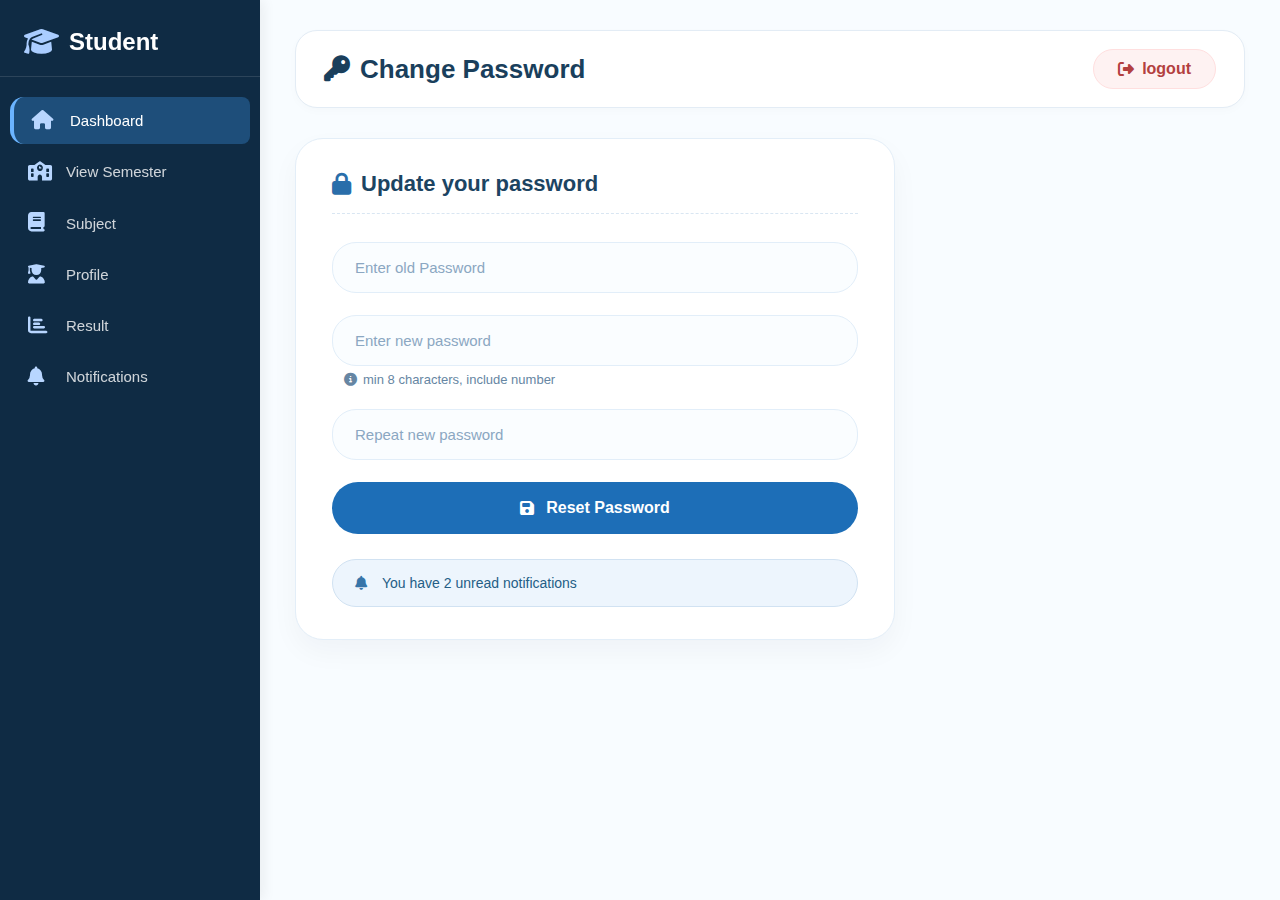
<file: ai-folder-code/changepassword4.html>
<!DOCTYPE html>
<html lang="en">
<head>
    <meta charset="UTF-8">
    <meta name="viewport" content="width=device-width, initial-scale=1.0, maximum-scale=3.0">
    <link href="https://cdnjs.cloudflare.com/ajax/libs/font-awesome/6.4.0/css/all.min.css" rel="stylesheet">
    <title>Student · responsive change password</title>
    <style>
        * {
            margin: 0;
            padding: 0;
            box-sizing: border-box;
            font-family: 'Inter', -apple-system, BlinkMacSystemFont, 'Segoe UI', Roboto, sans-serif;
        }

        body {
            background: #f4f8fe;
            min-height: 100vh;
            display: flex;
        }

        /* ===== SIDEBAR (collapsible / responsive) ===== */
        .sidebar {
            width: 260px;
            background: #0f2b44;
            color: white;
            display: flex;
            flex-direction: column;
            position: fixed;
            top: 0;
            left: 0;
            height: 100vh;
            transition: transform 0.3s ease;
            z-index: 1000;
            box-shadow: 4px 0 12px rgba(0,0,0,0.06);
        }

        .sidebar-header {
            padding: 28px 20px 20px 24px;
            border-bottom: 1px solid rgba(255,255,255,0.12);
            margin-bottom: 16px;
            display: flex;
            align-items: center;
            gap: 10px;
        }

        .sidebar-header h2 {
            font-size: 24px;
            font-weight: 600;
            display: flex;
            align-items: center;
            gap: 8px;
        }

        .sidebar-header i {
            color: #aacdff;
        }

        .sidebar-menu {
            list-style: none;
            flex: 1;
            padding: 0 10px;
        }

        .sidebar-menu li {
            display: flex;
            align-items: center;
            gap: 16px;
            padding: 14px 18px;
            margin: 4px 0;
            border-radius: 14px;
            font-size: 15px;
            font-weight: 500;
            color: rgba(255,255,255,0.8);
            transition: all 0.2s;
            cursor: default;
        }

        .sidebar-menu li i {
            width: 22px;
            font-size: 1.2rem;
            color: #b8d6ff;
        }

        .sidebar-menu li a {
            text-decoration: none;
            color: inherit;
            flex: 1;
        }

        .sidebar-menu li.active {
            background: #1e4e7a;
            color: white;
            border-left: 4px solid #6bb4ff;
            border-radius: 14px 8px 8px 14px;
        }

        .sidebar-menu li:not(.active):hover {
            background: rgba(255,255,255,0.08);
        }

        /* menu toggle (for mobile) – hidden on desktop */
        .menu-toggle {
            display: none;
            background: transparent;
            border: none;
            color: #0f2b44;
            font-size: 26px;
            margin-right: 15px;
            cursor: pointer;
        }

        /* ===== MAIN CONTENT (shifts with sidebar) ===== */
        .main-content {
            flex: 1;
            margin-left: 260px;  /* same as sidebar width */
            padding: 30px 35px;
            transition: margin-left 0.3s ease;
            min-height: 100vh;
            background: #f8fcff;
        }

        /* top bar */
        .topbar {
            display: flex;
            justify-content: space-between;
            align-items: center;
            background: white;
            padding: 18px 28px;
            border-radius: 22px;
            margin-bottom: 30px;
            border: 1px solid #e3ecf5;
            box-shadow: 0 3px 10px rgba(0,20,30,0.02);
            flex-wrap: wrap;
            gap: 15px;
        }

        .topbar-left {
            display: flex;
            align-items: center;
            gap: 12px;
        }

        .topbar h1 {
            font-size: 26px;
            font-weight: 650;
            color: #1a3f5c;
            display: flex;
            align-items: center;
            gap: 10px;
        }

        .logout {
            background: #fef2f2;
            color: #b34040;
            text-decoration: none;
            padding: 10px 24px;
            border-radius: 40px;
            font-weight: 600;
            display: flex;
            align-items: center;
            gap: 8px;
            border: 1px solid #ffdfdf;
            transition: 0.2s;
        }

        .logout:hover {
            background: #ffe5e5;
        }

        /* form card – fully responsive */
        .password-card {
            background: white;
            border-radius: 28px;
            padding: 32px 36px;
            max-width: 600px;
            width: 100%;
            border: 1px solid #e3eef8;
            box-shadow: 0 12px 28px rgba(0,30,50,0.04);
        }

        .password-card h3 {
            font-size: 22px;
            font-weight: 600;
            color: #1c4462;
            margin-bottom: 28px;
            display: flex;
            align-items: center;
            gap: 10px;
            border-bottom: 1px dashed #d9e6f2;
            padding-bottom: 16px;
        }

        .form-group {
            margin-bottom: 22px;
        }

        .input-field {
            width: 100%;
            padding: 16px 22px;
            background: #fafdff;
            border: 1.5px solid #e2eef9;
            border-radius: 24px;
            font-size: 15px;
            transition: 0.2s;
            color: #173e5c;
        }

        .input-field:focus {
            outline: none;
            border-color: #4a9fd8;
            background: #ffffff;
            box-shadow: 0 0 0 3px rgba(74,159,216,0.08);
        }

        .input-field::placeholder {
            color: #8ba7c2;
        }

        .password-hint {
            font-size: 13px;
            color: #6686a3;
            margin: 6px 0 0 12px;
            display: flex;
            align-items: center;
            gap: 6px;
        }

        .reset-btn {
            background: #1d6eb7;
            color: white;
            border: none;
            padding: 16px 28px;
            border-radius: 40px;
            font-weight: 600;
            font-size: 16px;
            width: 100%;
            margin-top: 20px;
            cursor: pointer;
            display: flex;
            align-items: center;
            justify-content: center;
            gap: 12px;
            transition: background 0.2s;
            border: 1px solid transparent;
        }

        .reset-btn:hover {
            background: #145ca0;
        }

        .notification-reminder {
            margin-top: 25px;
            background: #edf5fd;
            padding: 15px 22px;
            border-radius: 24px;
            color: #245e86;
            display: flex;
            align-items: center;
            gap: 15px;
            border: 1px solid #d1e2f2;
            font-size: 14px;
        }

        /* ===== RESPONSIVE BREAKPOINTS ===== */

        /* tablet: ≤ 992px – sidebar becomes slightly smaller but still fixed */
        @media screen and (max-width: 992px) {
            .sidebar {
                width: 220px;
            }
            .main-content {
                margin-left: 220px;
                padding: 25px 25px;
            }
            .topbar h1 {
                font-size: 24px;
            }
            .password-card {
                padding: 28px;
            }
        }

        /* mobile: ≤ 750px – sidebar hidden by default, toggle appears */
        @media screen and (max-width: 750px) {
            body {
                flex-direction: column;
            }

            .menu-toggle {
                display: block;   /* show hamburger */
            }

            .sidebar {
                transform: translateX(-100%);  /* hidden off-canvas */
                width: 260px;
                box-shadow: none;
            }

            .sidebar.open {
                transform: translateX(0);  /* shown when toggled */
                box-shadow: 4px 0 20px rgba(0,0,0,0.2);
            }

            .main-content {
                margin-left: 0;
                padding: 20px 18px;
                width: 100%;
            }

            .topbar {
                padding: 15px 20px;
            }

            .topbar-left {
                width: 100%;
                justify-content: space-between;
            }

            .topbar h1 {
                font-size: 22px;
            }

            .logout {
                padding: 8px 18px;
                font-size: 14px;
            }

            .password-card {
                padding: 22px 20px;
                border-radius: 24px;
            }

            .input-field {
                padding: 15px 18px;
            }

            .reset-btn {
                padding: 14px 20px;
            }

            /* overlay when sidebar is open (optional) */
            .overlay {
                display: none;
                position: fixed;
                top: 0;
                left: 0;
                right: 0;
                bottom: 0;
                background: rgba(0,0,0,0.3);
                z-index: 900;
            }
            .overlay.show {
                display: block;
            }
        }

        /* small mobile ≤ 480px */
        @media screen and (max-width: 480px) {
            .topbar {
                flex-direction: column;
                align-items: stretch;
            }
            .logout {
                align-self: flex-end;
            }
            .password-card h3 {
                font-size: 20px;
            }
            .notification-reminder {
                flex-wrap: wrap;
            }
        }

        /* ensure links never have blue/underline */
        a {
            text-decoration: none;
            color: inherit;
        }
    </style>
</head>
<body>

    <!-- sidebar -->
    <div class="sidebar" id="sidebar">
        <div class="sidebar-header">
            <i class="fas fa-graduation-cap" style="font-size: 28px;"></i>
            <h2>Student</h2>
        </div>
        <ul class="sidebar-menu">
            <li class="active"><i class="fas fa-home"></i><a href="#">Dashboard</a></li>
            <li><i class="fa fa-school"></i><a href="Semester.html">View Semester</a></li>
            <li><i class="fa fa-book"></i><a href="course.html">Subject</a></li>
            <li><i class="fa fa-user-graduate"></i><a href="profile.html">Profile</a></li>
            <li><i class="fa fa-chart-bar"></i><a href="result.html">Result</a></li>
            <li><i class="fa fa-bell"></i><a href="notification.html">Notifications</a></li>
        </ul>
    </div>

    <!-- overlay for mobile (click to close sidebar) -->
    <div class="overlay" id="overlay"></div>

    <!-- main content -->
    <div class="main-content">
        <div class="topbar">
            <div class="topbar-left">
                <!-- hamburger menu (mobile only) -->
                <button class="menu-toggle" id="menuToggle">
                    <i class="fas fa-bars"></i>
                </button>
                <h1><i class="fas fa-key"></i> Change Password</h1>
            </div>
            <a href="#" class="logout"><i class="fas fa-sign-out-alt"></i> logout</a>
        </div>

        <!-- change password card -->
        <div class="password-card">
            <h3><i class="fas fa-lock" style="color:#2a6eaa;"></i> Update your password</h3>
            
            <form>
                <div class="form-group">
                    <input type="password" class="input-field" placeholder="Enter old Password" required>
                </div>
                <div class="form-group">
                    <input type="password" class="input-field" placeholder="Enter new password" required>
                    <div class="password-hint">
                        <i class="fas fa-info-circle"></i> min 8 characters, include number
                    </div>
                </div>
                <div class="form-group">
                    <input type="password" class="input-field" placeholder="Repeat new password" required>
                </div>
                <button type="submit" class="reset-btn">
                    <i class="fas fa-save"></i> Reset Password
                </button>
            </form>

            <!-- small notification reminder (like in your screenshot) -->
            <a href="notification.html" style="text-decoration: none; color: inherit;"></a><div class="notification-reminder">
                <i class="fas fa-bell" style="color: #3775a9;"></i>
                <span>You have 2 unread notifications</span>
            </div> </a>
        </div>
    </div>

    <!-- tiny script for mobile toggle (responsive behavior) -->
    <script>
        const menuToggle = document.getElementById('menuToggle');
        const sidebar = document.getElementById('sidebar');
        const overlay = document.getElementById('overlay');

        if (menuToggle) {
            menuToggle.addEventListener('click', function(e) {
                e.preventDefault();
                sidebar.classList.toggle('open');
                overlay.classList.toggle('show');
            });
        }

        overlay.addEventListener('click', function() {
            sidebar.classList.remove('open');
            overlay.classList.remove('show');
        });

        // close sidebar on window resize if > 750px
        window.addEventListener('resize', function() {
            if (window.innerWidth > 750) {
                sidebar.classList.remove('open');
                overlay.classList.remove('show');
            }
        });
    </script>

    <!-- fix for any leftover link underlines (already removed via a tag) -->
</body>
</html>
</file>
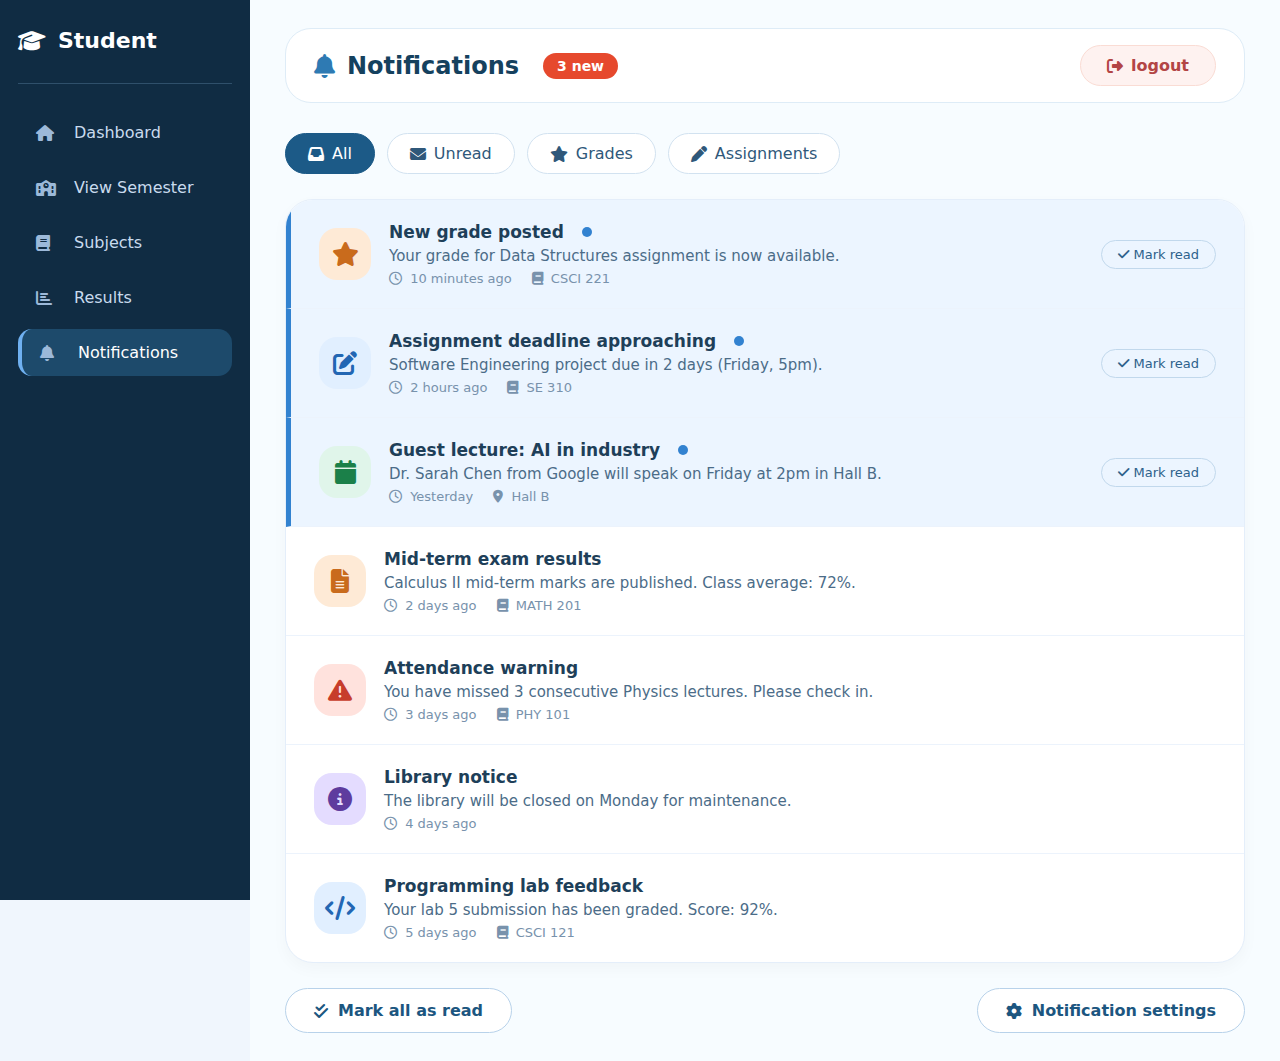
<file: ai-folder-code/notification-ai.html>
<!DOCTYPE html>
<html lang="en">
<head>
    <meta charset="UTF-8">
    <meta name="viewport" content="width=device-width, initial-scale=1.0, maximum-scale=3.0">
    <title>Student · Notifications</title>
    <!-- Font Awesome -->
    <link rel="stylesheet" href="https://cdnjs.cloudflare.com/ajax/libs/font-awesome/6.4.0/css/all.min.css">
    <style>
        * {
            margin: 0;
            padding: 0;
            box-sizing: border-box;
            font-family: system-ui, -apple-system, 'Segoe UI', Roboto, sans-serif;
        }

        body {
            background: #f0f6fd;
            display: flex;
            min-height: 100vh;
        }

        /* sidebar – consistent with dashboard */
        .sidebar {
            width: 250px;
            background: #102c43;
            color: white;
            padding: 28px 18px;
            position: fixed;
            height: 100vh;
            overflow-y: auto;
        }

        .sidebar h3 {
            display: flex;
            align-items: center;
            gap: 12px;
            font-size: 22px;
            padding-bottom: 30px;
            border-bottom: 1px solid #2f506b;
            margin-bottom: 25px;
        }

        .sidebar ul {
            list-style: none;
        }

        .sidebar li {
            padding: 14px 18px;
            margin: 8px 0;
            border-radius: 14px;
            color: #c9dbee;
            display: flex;
            align-items: center;
            gap: 14px;
            transition: all 0.15s;
            cursor: pointer;
        }

        .sidebar li i {
            width: 24px;
            color: #9cb9d9;
        }

        .sidebar li.active {
            background: #1d4a6b;
            color: white;
            border-left: 4px solid #6fb0f0;
        }

        .sidebar li:not(.active):hover {
            background: #1d3f58;
        }

        /* main content */
        .main-content {
            flex: 1;
            margin-left: 250px;
            padding: 28px 35px;
            background: #f7fcff;
        }

        .top-bar {
            display: flex;
            justify-content: space-between;
            align-items: center;
            background: white;
            padding: 16px 28px;
            border-radius: 26px;
            margin-bottom: 30px;
            border: 1px solid #deecf7;
            flex-wrap: wrap;
            gap: 15px;
        }

        .page-title {
            display: flex;
            align-items: center;
            gap: 12px;
            font-size: 24px;
            font-weight: 650;
            color: #15415e;
        }

        .badge {
            background: #e6492d;
            color: white;
            padding: 5px 14px;
            border-radius: 40px;
            font-size: 14px;
            font-weight: 600;
            margin-left: 12px;
        }

        .logout-link {
            background: #fef2f0;
            color: #b34545;
            text-decoration: none;
            padding: 10px 26px;
            border-radius: 40px;
            font-weight: 600;
            display: flex;
            align-items: center;
            gap: 8px;
            border: 1px solid #fadcd4;
        }

        /* filter tabs */
        .filter-tabs {
            display: flex;
            gap: 12px;
            margin-bottom: 25px;
            flex-wrap: wrap;
        }

        .filter-btn {
            background: white;
            border: 1px solid #d2e2f0;
            padding: 10px 22px;
            border-radius: 40px;
            font-weight: 500;
            color: #2f587a;
            cursor: pointer;
            transition: all 0.15s;
            display: flex;
            align-items: center;
            gap: 8px;
        }

        .filter-btn.active {
            background: #1c5a87;
            color: white;
            border-color: #1c5a87;
        }

        .filter-btn:hover {
            background: #e7f0fa;
        }

        .filter-btn.active:hover {
            background: #154b70;
        }

        /* notification list */
        .notifications-container {
            background: white;
            border-radius: 28px;
            border: 1px solid #e4eefa;
            overflow: hidden;
            box-shadow: 0 6px 16px rgba(0,20,40,0.03);
            margin-bottom: 25px;
        }

        .notification-item {
            display: flex;
            align-items: center;
            gap: 18px;
            padding: 22px 28px;
            border-bottom: 1px solid #ecf3fc;
            transition: background 0.15s;
            cursor: pointer;
            position: relative;
        }

        .notification-item:last-child {
            border-bottom: none;
        }

        .notification-item:hover {
            background: #f6fcff;
        }

        .notification-item.unread {
            background: #ecf5ff;
            border-left: 5px solid #3282d0;
        }

        /* icon with background */
        .notif-icon {
            width: 52px;
            height: 52px;
            border-radius: 18px;
            display: flex;
            align-items: center;
            justify-content: center;
            font-size: 24px;
            flex-shrink: 0;
        }

        .icon-grade { background: #feead6; color: #c96b1c; }
        .icon-assignment { background: #e1efff; color: #2266b3; }
        .icon-event { background: #e0f5ea; color: #1b8049; }
        .icon-warning { background: #ffe2dd; color: #c73d2b; }
        .icon-info { background: #e4dcff; color: #5e3c9e; }

        .notif-content {
            flex: 1;
        }

        .notif-title {
            font-weight: 650;
            font-size: 17px;
            color: #1e3f59;
            margin-bottom: 5px;
            display: flex;
            align-items: center;
            gap: 10px;
            flex-wrap: wrap;
        }

        .notif-message {
            color: #4b6c88;
            font-size: 15px;
            margin-bottom: 6px;
        }

        .notif-meta {
            display: flex;
            align-items: center;
            gap: 20px;
            color: #7892ac;
            font-size: 13px;
        }

        .notif-meta i {
            margin-right: 4px;
        }

        .unread-dot {
            width: 10px;
            height: 10px;
            background: #3282d0;
            border-radius: 50%;
            margin-left: 8px;
        }

        /* action buttons */
        .mark-read-btn {
            background: transparent;
            border: 1px solid #c1d8ec;
            color: #2d628b;
            padding: 6px 16px;
            border-radius: 30px;
            font-size: 13px;
            font-weight: 500;
            cursor: pointer;
            transition: all 0.15s;
            margin-left: 15px;
        }

        .mark-read-btn:hover {
            background: #e1effa;
        }

        /* bottom actions */
        .bottom-actions {
            display: flex;
            justify-content: space-between;
            align-items: center;
            margin-top: 20px;
            flex-wrap: wrap;
            gap: 15px;
        }

        .btn-outline {
            background: white;
            border: 1px solid #b8d2ea;
            padding: 12px 28px;
            border-radius: 40px;
            color: #1c5680;
            font-weight: 600;
            display: inline-flex;
            align-items: center;
            gap: 10px;
            cursor: pointer;
            transition: 0.15s;
        }

        .btn-outline:hover {
            background: #ecf5fe;
            border-color: #8ab3da;
        }

        .toast {
            position: fixed;
            bottom: 25px;
            right: 25px;
            background: #1e4e6f;
            color: white;
            padding: 14px 30px;
            border-radius: 50px;
            font-size: 14px;
            opacity: 0;
            transition: opacity 0.3s;
            pointer-events: none;
            z-index: 9999;
            box-shadow: 0 4px 12px rgba(0,0,0,0.15);
        }
        .toast.show { opacity: 1; }

        /* responsive */
        @media (max-width: 850px) {
            .sidebar { width: 220px; }
            .main-content { margin-left: 220px; padding: 25px; }
        }

        @media (max-width: 650px) {
            body { flex-direction: column; }
            .sidebar {
                width: 100%;
                height: auto;
                position: relative;
                padding: 16px;
            }
            .sidebar h3 { padding-bottom: 15px; }
            .sidebar ul { display: flex; flex-wrap: wrap; gap: 6px; }
            .sidebar li { padding: 10px 16px; }
            .main-content { margin-left: 0; padding: 20px; }
            .notification-item { flex-wrap: wrap; }
        }
    </style>
</head>
<body>

<!-- sidebar -->
<div class="sidebar">
    <h3><i class="fas fa-graduation-cap"></i> Student</h3>
    <ul>
        <li><i class="fas fa-home"></i> Dashboard</li>
        <li><i class="fas fa-school"></i> View Semester</li>
        <li><i class="fas fa-book"></i> Subjects</li>
        <li><i class="fas fa-chart-bar"></i> Results</li>
        <li class="active"><i class="fas fa-bell"></i> Notifications</li>
    </ul>
</div>

<!-- main content -->
<div class="main-content">
    <div class="top-bar">
        <div class="page-title">
            <i class="fas fa-bell" style="color: #2e7ab3;"></i> Notifications
            <span class="badge" id="unreadCount">3 new</span>
        </div>
        <a href="#" class="logout-link" onclick="showToast('Logged out')"><i class="fas fa-sign-out-alt"></i> logout</a>
    </div>

    <!-- filter tabs -->
    <div class="filter-tabs">
        <div class="filter-btn active" data-filter="all" onclick="filterNotifications('all')"><i class="fas fa-inbox"></i> All</div>
        <div class="filter-btn" data-filter="unread" onclick="filterNotifications('unread')"><i class="fas fa-envelope"></i> Unread</div>
        <div class="filter-btn" data-filter="grades" onclick="filterNotifications('grades')"><i class="fas fa-star"></i> Grades</div>
        <div class="filter-btn" data-filter="assignments" onclick="filterNotifications('assignments')"><i class="fas fa-pen"></i> Assignments</div>
    </div>

    <!-- notifications list container -->
    <div class="notifications-container" id="notifContainer"></div>

    <!-- bottom actions -->
    <div class="bottom-actions">
        <div class="btn-outline" onclick="markAllAsRead()">
            <i class="fas fa-check-double"></i> Mark all as read
        </div>
        <div class="btn-outline" onclick="showToast('Settings coming soon')">
            <i class="fas fa-gear"></i> Notification settings
        </div>
    </div>
</div>

<!-- toast -->
<div class="toast" id="toast"></div>

<script>
    // ==================== NOTIFICATIONS DATA ====================
    const notifications = [
        {
            id: 1,
            type: 'grades',
            icon: 'fa-star',
            iconBg: 'icon-grade',
            title: 'New grade posted',
            message: 'Your grade for Data Structures assignment is now available.',
            time: '10 minutes ago',
            date: '2026-02-13T10:30',
            unread: true,
            course: 'CSCI 221'
        },
        {
            id: 2,
            type: 'assignment',
            icon: 'fa-pen-to-square',
            iconBg: 'icon-assignment',
            title: 'Assignment deadline approaching',
            message: 'Software Engineering project due in 2 days (Friday, 5pm).',
            time: '2 hours ago',
            date: '2026-02-13T08:15',
            unread: true,
            course: 'SE 310'
        },
        {
            id: 3,
            type: 'event',
            icon: 'fa-calendar',
            iconBg: 'icon-event',
            title: 'Guest lecture: AI in industry',
            message: 'Dr. Sarah Chen from Google will speak on Friday at 2pm in Hall B.',
            time: 'Yesterday',
            date: '2026-02-12T14:20',
            unread: true,
            location: 'Hall B'
        },
        {
            id: 4,
            type: 'grades',
            icon: 'fa-file-lines',
            iconBg: 'icon-grade',
            title: 'Mid-term exam results',
            message: 'Calculus II mid-term marks are published. Class average: 72%.',
            time: '2 days ago',
            date: '2026-02-11T09:45',
            unread: false,
            course: 'MATH 201'
        },
        {
            id: 5,
            type: 'warning',
            icon: 'fa-triangle-exclamation',
            iconBg: 'icon-warning',
            title: 'Attendance warning',
            message: 'You have missed 3 consecutive Physics lectures. Please check in.',
            time: '3 days ago',
            date: '2026-02-10T11:00',
            unread: false,
            course: 'PHY 101'
        },
        {
            id: 6,
            type: 'info',
            icon: 'fa-circle-info',
            iconBg: 'icon-info',
            title: 'Library notice',
            message: 'The library will be closed on Monday for maintenance.',
            time: '4 days ago',
            date: '2026-02-09T16:30',
            unread: false
        },
        {
            id: 7,
            type: 'assignment',
            icon: 'fa-code',
            iconBg: 'icon-assignment',
            title: 'Programming lab feedback',
            message: 'Your lab 5 submission has been graded. Score: 92%.',
            time: '5 days ago',
            date: '2026-02-08T13:20',
            unread: false,
            course: 'CSCI 121'
        }
    ];

    // ==================== RENDER NOTIFICATIONS ====================
    function renderNotifications(filter = 'all') {
        const container = document.getElementById('notifContainer');
        if (!container) return;

        let filtered = notifications;
        if (filter === 'unread') {
            filtered = notifications.filter(n => n.unread === true);
        } else if (filter === 'grades') {
            filtered = notifications.filter(n => n.type === 'grades');
        } else if (filter === 'assignments') {
            filtered = notifications.filter(n => n.type === 'assignment' || n.type === 'assignments');
        }

        if (filtered.length === 0) {
            container.innerHTML = `
                <div style="text-align: center; padding: 60px 20px; color: #6f94b0;">
                    <i class="fas fa-bell-slash" style="font-size: 48px; margin-bottom: 16px; opacity: 0.6;"></i>
                    <h3 style="font-weight: 500;">No notifications</h3>
                    <p style="margin-top: 8px;">You're all caught up!</p>
                </div>
            `;
            updateUnreadBadge();
            return;
        }

        let html = '';
        filtered.forEach(notif => {
            const unreadClass = notif.unread ? 'unread' : '';
            const iconClass = `notif-icon ${notif.iconBg}`;
            
            html += `
                <div class="notification-item ${unreadClass}" data-id="${notif.id}" onclick="handleNotifClick(${notif.id})">
                    <div class="${iconClass}">
                        <i class="fas ${notif.icon}"></i>
                    </div>
                    <div class="notif-content">
                        <div class="notif-title">
                            ${notif.title}
                            ${notif.unread ? '<span class="unread-dot" title="unread"></span>' : ''}
                        </div>
                        <div class="notif-message">${notif.message}</div>
                        <div class="notif-meta">
                            <span><i class="far fa-clock"></i> ${notif.time}</span>
                            ${notif.course ? `<span><i class="fas fa-book"></i> ${notif.course}</span>` : ''}
                            ${notif.location ? `<span><i class="fas fa-location-dot"></i> ${notif.location}</span>` : ''}
                        </div>
                    </div>
                    ${notif.unread ? `
                        <button class="mark-read-btn" onclick="event.stopPropagation(); markAsRead(${notif.id})">
                            <i class="fas fa-check"></i> Mark read
                        </button>
                    ` : ''}
                </div>
            `;
        });

        container.innerHTML = html;
        updateUnreadBadge();
    }

    // ==================== UPDATE UNREAD BADGE ====================
    function updateUnreadBadge() {
        const unreadCount = notifications.filter(n => n.unread).length;
        const badge = document.getElementById('unreadCount');
        if (badge) {
            badge.textContent = unreadCount > 0 ? `${unreadCount} new` : '0 new';
            badge.style.background = unreadCount > 0 ? '#e6492d' : '#7a9cbc';
        }
    }

    // ==================== MARK AS READ ====================
    function markAsRead(id) {
        const notif = notifications.find(n => n.id === id);
        if (notif) {
            notif.unread = false;
            // re-render with current filter
            const activeFilter = document.querySelector('.filter-btn.active')?.dataset?.filter || 'all';
            renderNotifications(activeFilter);
            showToast('Marked as read');
        }
    }

    // ==================== MARK ALL AS READ ====================
    function markAllAsRead() {
        notifications.forEach(n => n.unread = false);
        const activeFilter = document.querySelector('.filter-btn.active')?.dataset?.filter || 'all';
        renderNotifications(activeFilter);
        showToast('All notifications marked as read');
    }

    // ==================== FILTER NOTIFICATIONS ====================
    function filterNotifications(filter) {
        // update active tab
        document.querySelectorAll('.filter-btn').forEach(btn => {
            btn.classList.remove('active');
        });
        event.target.closest('.filter-btn').classList.add('active');
        
        renderNotifications(filter);
        showToast(`Filter: ${filter}`);
    }

    // ==================== HANDLE CLICK ON NOTIFICATION ====================
    function handleNotifClick(id) {
        const notif = notifications.find(n => n.id === id);
        if (notif) {
            showToast(`${notif.title} · ${notif.message.substring(0, 30)}...`);
            // optionally mark as read when clicked
            if (notif.unread) {
                setTimeout(() => markAsRead(id), 500);
            }
        }
    }

    // ==================== TOAST ====================
    function showToast(msg) {
        const toast = document.getElementById('toast');
        toast.textContent = '🔔 ' + msg;
        toast.classList.add('show');
        setTimeout(() => toast.classList.remove('show'), 2000);
    }

    // ==================== INIT ====================
    document.addEventListener('DOMContentLoaded', () => {
        renderNotifications('all');
        
        // make functions global
        window.filterNotifications = filterNotifications;
        window.markAllAsRead = markAllAsRead;
        window.markAsRead = markAsRead;
        window.handleNotifClick = handleNotifClick;
        window.showToast = showToast;
    });
</script>

</body>
</html>
</file>
